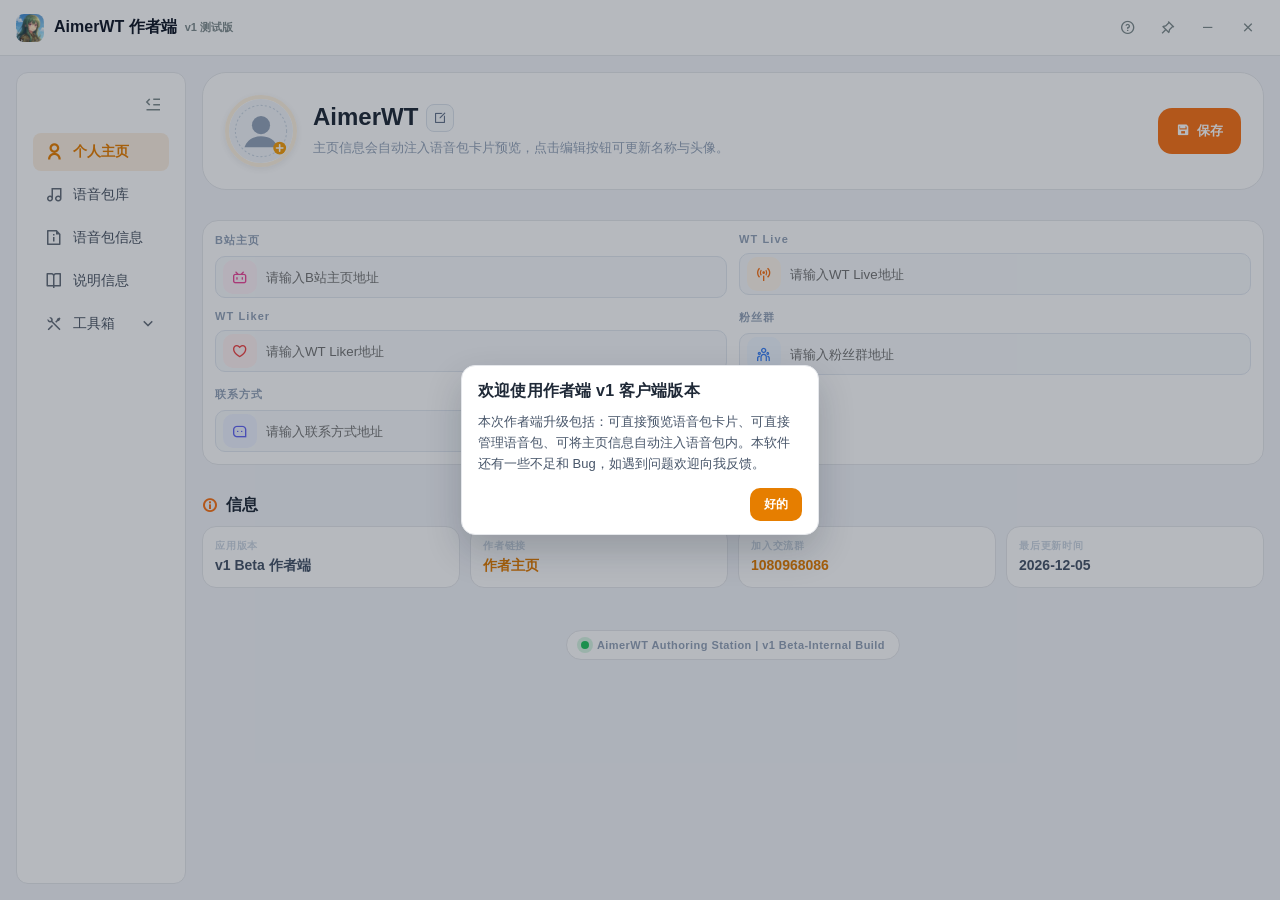
<file: 作者端v1/web/index.html>
<!DOCTYPE html>
<html lang="zh-CN">

<head>
    <meta charset="UTF-8">
    <meta name="viewport" content="width=device-width, initial-scale=1.0">
    <title>AimerWT Author MVP</title>
    <link rel="stylesheet" href="assets/remixicon/remixicon.css">
    <link rel="stylesheet" href="style.css">
    <link rel="stylesheet" href="modal_main.css">
    <link rel="stylesheet" href="guide/guide.css">
</head>

<body>
    <div class="app-shell">
        <header class="app-header pywebview-drag-region">
            <div class="header-left pywebview-drag-region">
                <img src="assets/logo.ico" class="app-logo" alt="Logo">
                <div class="app-brand-wrapper">
                    <span class="app-brand-text">AimerWT 作者端</span>
                    <span class="app-brand-subtext">v1 测试版</span>
                </div>
            </div>
            <div class="window-controls pywebview-ignore">
                <div class="win-btn pywebview-ignore" id="btn-guide-help" title="新手教程">
                    <i class="ri-question-line"></i>
                </div>
                <div class="win-btn pywebview-ignore" id="btn-pin-title" title="置顶窗口">
                    <i class="ri-pushpin-line"></i>
                </div>
                <div class="win-btn pywebview-ignore" id="btn-minimize" title="最小化">
                    <i class="ri-subtract-line"></i>
                </div>
                <div class="win-btn close-btn pywebview-ignore" id="btn-close" title="关闭">
                    <i class="ri-close-line"></i>
                </div>
            </div>
        </header>

        <div class="app-body">
            <aside class="app-side" id="sidebar">
                <div class="sidebar-toggle" id="sidebar-toggle" title="折叠导航栏">
                    <i class="ri-menu-fold-line"></i>
                </div>
                <div class="side-section">
                    <div class="side-item active" data-page="home">
                        <i class="ri-user-line"></i>
                        <span>个人主页</span>
                    </div>
                    <div class="side-item" data-page="voicepack">
                        <i class="ri-music-2-line"></i>
                        <span>语音包库</span>
                    </div>
                    <div class="side-item" data-page="voiceinfo">
                        <i class="ri-file-info-line"></i>
                        <span>语音包信息</span>
                    </div>
                    <div class="side-item" data-page="settings">
                        <i class="ri-book-open-line"></i>
                        <span>说明信息</span>
                    </div>
                    <div class="side-dropdown" data-subpages="toolbox">
                        <div class="side-item side-dropdown-toggle">
                            <i class="ri-tools-line"></i>
                            <span>工具箱</span>
                            <i class="ri-arrow-down-s-line side-dropdown-arrow"></i>
                        </div>
                        <div class="side-submenu">
                            <div class="side-sub-item" data-page="toolbox" data-toolbox-option="img-to-webp">图片转WebP
                            </div>
                        </div>
                    </div>
                </div>
            </aside>

            <main class="app-main">
                <div class="page-container">
                    <div class="page active" id="page-home">
                        <section class="home-hero card-like">
                            <div class="home-profile-left">
                                <img id="home-avatar" class="home-avatar" src="assets/avatar_placeholder.svg"
                                    alt="Avatar">
                                <div>
                                    <div class="home-id-row">
                                        <h1 id="home-name" class="home-name">AimerWT</h1>
                                        <button class="brand-edit-btn pywebview-ignore" id="btn-profile-edit"
                                            type="button" title="编辑主页资料">
                                            <i class="ri-edit-box-line"></i>
                                        </button>
                                    </div>
                                    <p id="home-desc" class="home-desc">主页信息会自动注入语音包卡片预览，点击编辑按钮可更新名称与头像。</p>
                                </div>
                            </div>
                            <button class="home-save-btn" id="home-save-btn" type="button">
                                <i class="ri-save-3-line"></i>
                                <span>保存</span>
                            </button>
                        </section>

                        <section class="home-links" id="home-links-grid"></section>

                        <section class="home-info-wrap">
                            <h2 class="home-section-title">
                                <i class="ri-information-line"></i>
                                信息
                            </h2>
                            <div class="home-runtime-grid">
                                <div class="home-runtime-card">
                                    <div class="home-runtime-label">应用版本</div>
                                    <div class="home-runtime-value" id="info-version">-</div>
                                </div>
                                <div class="home-runtime-card">
                                    <div class="home-runtime-label">作者链接</div>
                                    <div class="home-runtime-value" id="info-author-link">-</div>
                                </div>
                                <div class="home-runtime-card">
                                    <div class="home-runtime-label">加入交流群</div>
                                    <div class="home-runtime-value" id="info-fans-link">-</div>
                                </div>
                                <div class="home-runtime-card">
                                    <div class="home-runtime-label">最后更新时间</div>
                                    <div class="home-runtime-value" id="info-updated">-</div>
                                </div>
                            </div>
                        </section>

                        <footer class="home-footer">
                            <div class="home-footer-pill">
                                <span class="home-online-dot"></span>
                                <span>AimerWT Authoring Station | v1 Beta-Internal Build</span>
                            </div>
                        </footer>
                    </div>

                    <div class="page" id="page-voicepack">
                        <div class="voicepack-layout">
                            <section class="voicepack-main card-like">
                                <div class="voicepack-toolbar">
                                    <div class="voicepack-search">
                                        <i class="ri-search-line"></i>
                                        <input id="voicepack-search-input" type="text" placeholder="搜索语音包文件夹...">
                                    </div>
                                    <div class="voicepack-toolbar-actions">
                                        <button class="btn-v2 icon-only" type="button" id="btn-voicepack-refresh"
                                            title="刷新">
                                            <i class="ri-refresh-line"></i>
                                        </button>
                                        <button class="btn-v2" type="button" id="btn-voicepack-open-library">
                                            <i class="ri-folder-open-line"></i>
                                            <span>打开目录</span>
                                        </button>
                                        <button class="btn-v2" type="button" id="btn-voicepack-stats">
                                            <i class="ri-bar-chart-box-line"></i>
                                            <span id="voicepack-pack-count">统计：0 个语音包</span>
                                        </button>
                                        <button class="btn-v2 primary" type="button" id="btn-voicepack-create">
                                            <i class="ri-folder-add-line"></i>
                                            <span>新建语音包文件夹</span>
                                        </button>
                                        <button class="btn-v2" type="button" id="btn-voicepack-import-bank">
                                            <i class="ri-file-zip-line"></i>
                                            <span>导入 BANK 包</span>
                                        </button>
                                    </div>
                                </div>
                                <input id="voicepack-bank-file-input" type="file" accept=".bank,.zip" hidden>
                                <div class="voicepack-list-wrap">
                                    <div class="voicepack-list" id="voicepack-list"></div>
                                </div>
                            </section>
                        </div>
                    </div>

                    <div class="page" id="page-voiceinfo">
                        <div class="voiceinfo-workbench preview-collapsed" id="voiceinfo-workbench">
                            <section class="voiceinfo-editor card-like">
                                <div class="voiceinfo-editor-header">
                                    <div class="voiceinfo-editor-title-row">
                                        <h2><i class="ri-edit-2-line"></i> 语音包信息编辑</h2>
                                        <div class="voiceinfo-editor-head-actions">
                                            <button class="btn-v2 primary" type="button" id="btn-use-profile-defaults">
                                                <i class="ri-user-settings-line"></i>
                                                <span>应用默认信息</span>
                                            </button>
                                            <button class="btn-v2 primary" type="button" id="btn-save-voicepack-info">
                                                <i class="ri-save-3-line"></i>
                                                <span>保存到语音包配置</span>
                                            </button>
                                            <button class="btn-v2" type="button" id="btn-export-voicepack-bank">
                                                <i class="ri-file-zip-line"></i>
                                                <span>导出 BANK 包</span>
                                            </button>
                                        </div>
                                    </div>
                                    <div class="voiceinfo-current-pack" id="voiceinfo-current-pack">当前编辑语音包：未关联（仅本地预览）
                                    </div>
                                </div>

                                <div class="voiceinfo-editor-scroll">
                                    <div class="voiceinfo-form-grid">
                                        <label class="voiceinfo-field">
                                            <span>标题</span>
                                            <input id="mod-title" data-mod-field="title" type="text"
                                                class="voiceinfo-input" placeholder="例如: 莉可丽丝测试">
                                        </label>
                                        <label class="voiceinfo-field">
                                            <span>作者（留空=主页昵称）</span>
                                            <input id="mod-author" data-mod-field="author" type="text"
                                                class="voiceinfo-input" placeholder="例如: 锦木千束">
                                        </label>
                                        <label class="voiceinfo-field">
                                            <span>版本</span>
                                            <input id="mod-version" data-mod-field="version" type="text"
                                                class="voiceinfo-input" placeholder="例如: 2.53">
                                        </label>
                                        <label class="voiceinfo-field">
                                            <span>更新时间</span>
                                            <input id="mod-date" data-mod-field="date" type="date"
                                                class="voiceinfo-input">
                                        </label>
                                        <label class="voiceinfo-field">
                                            <span>包体大小（只读）</span>
                                            <input id="mod-size" data-mod-field="size_str" type="text"
                                                class="voiceinfo-input" readonly>
                                        </label>

                                        <div class="voiceinfo-field full">
                                            <span>标签（点击选择）</span>
                                            <div class="choice-chip-wrap" id="mod-tags-choices"></div>
                                        </div>

                                        <div class="voiceinfo-field full">
                                            <div class="choice-head-row">
                                                <span>语言（最多 3 个）</span>
                                                <em id="lang-count">0 / 3</em>
                                            </div>
                                            <div class="choice-chip-wrap" id="mod-language-choices"></div>
                                        </div>

                                        <div class="voiceinfo-field full">
                                            <span>封面图上传</span>
                                            <div class="cover-upload-row">
                                                <input id="mod-cover-file" type="file"
                                                    class="voiceinfo-input cover-file-input"
                                                    accept="image/png,image/jpeg,image/webp">
                                                <button class="btn-v2" type="button" id="btn-mod-cover-clear">
                                                    <i class="ri-image-line"></i>
                                                    <span>恢复默认封面</span>
                                                </button>
                                            </div>
                                            <small class="voiceinfo-hint">推荐尺寸：1000 x 1600（5:8 竖图），最低 500 x
                                                800。主软件卡片封面区域按 5:8 裁切显示。</small>
                                            <small class="voiceinfo-hint" id="mod-cover-file-name">当前：默认封面</small>
                                        </div>
                                        <label class="voiceinfo-field full">
                                            <span>作者留言（卡片摘要）</span>
                                            <textarea id="mod-note" data-mod-field="note" rows="2"
                                                class="voiceinfo-textarea" placeholder="卡片中显示的简短描述"></textarea>
                                        </label>
                                        <label class="voiceinfo-field full">
                                            <span>详细介绍（详情页）</span>
                                            <textarea id="mod-full-desc" data-mod-field="full_desc" rows="6"
                                                class="voiceinfo-textarea" placeholder="详情页中的完整介绍"></textarea>
                                        </label>

                                        <div class="voiceinfo-field full">
                                            <div class="choice-head-row">
                                                <span>版本说明（可多条）</span>
                                                <button class="chip-action-btn" id="btn-add-version-note" type="button">
                                                    <i class="ri-add-line"></i>
                                                    <span>添加版本</span>
                                                </button>
                                            </div>
                                            <div class="version-note-editor-list" id="mod-version-note-list"></div>
                                        </div>

                                        <div class="voiceinfo-field full" id="main-preview-audio-section">
                                            <div class="choice-head-row">
                                                <span>试听模式</span>
                                                <button class="choice-chip" id="btn-main-preview-mode"
                                                    type="button"></button>
                                            </div>
                                            <div class="preview-audio-hint" id="main-preview-mode-hint"></div>
                                            <div id="main-preview-audio-manual-fields">
                                                <div class="choice-head-row">
                                                    <span>试听文件（最多 3 个）</span>
                                                    <button class="chip-action-btn" id="btn-add-main-preview-audio"
                                                        type="button">
                                                        <i class="ri-add-line"></i>
                                                        <span>添加试听</span>
                                                    </button>
                                                </div>
                                                <div class="preview-audio-list" id="mod-main-preview-audio-list"></div>
                                            </div>
                                        </div>

                                        <div class="voiceinfo-field full">
                                            <div class="choice-head-row">
                                                <span>关联语音包（最多 2 个）</span>
                                                <button class="chip-action-btn" id="btn-add-related-pack" type="button">
                                                    <i class="ri-add-line"></i>
                                                    <span>添加关联语音包</span>
                                                </button>
                                            </div>
                                            <div class="related-pack-list" id="mod-related-pack-list"></div>
                                        </div>
                                    </div>

                                    <div class="voiceinfo-links-block">
                                        <h3><i class="ri-links-line"></i> 页面底部链接</h3>
                                        <div class="voiceinfo-links-grid">
                                            <label class="voiceinfo-field">
                                                <span>Bilibili 链接</span>
                                                <input id="mod-link-bili" data-mod-field="link_bilibili" type="text"
                                                    class="voiceinfo-input" placeholder="留空走主页默认">
                                            </label>
                                            <label class="voiceinfo-field">
                                                <span>WT Live 链接</span>
                                                <input id="mod-link-wtlive" data-mod-field="link_wtlive" type="text"
                                                    class="voiceinfo-input" placeholder="留空走主页默认">
                                            </label>
                                            <label class="voiceinfo-field">
                                                <span>试听视频链接</span>
                                                <input id="mod-link-video" data-mod-field="link_video" type="text"
                                                    class="voiceinfo-input" placeholder="可选">
                                            </label>
                                            <label class="voiceinfo-field">
                                                <span>粉丝群链接</span>
                                                <input id="mod-link-qq" data-mod-field="link_qq_group" type="text"
                                                    class="voiceinfo-input" placeholder="留空走主页默认">
                                            </label>
                                            <label class="voiceinfo-field">
                                                <span>WT Liker 链接</span>
                                                <input id="mod-link-liker" data-mod-field="link_liker" type="text"
                                                    class="voiceinfo-input" placeholder="留空走主页默认">
                                            </label>
                                            <label class="voiceinfo-field">
                                                <span>反馈链接</span>
                                                <input id="mod-link-feedback" data-mod-field="link_feedback" type="text"
                                                    class="voiceinfo-input" placeholder="留空走主页默认">
                                            </label>
                                        </div>
                                    </div>
                                </div>
                            </section>

                            <section class="voiceinfo-preview-pane card-like">
                                <div class="toolbar-v2 compact">
                                    <div class="toolbar-v2-content">
                                        <div class="toolbar-v2-left"></div>
                                        <div class="toolbar-v2-right">
                                            <button class="btn-v2 icon-only" type="button"
                                                id="btn-voiceinfo-preview-toggle" title="展开预览">
                                                <i class="ri-arrow-left-s-line" id="icon-voiceinfo-preview-toggle"></i>
                                            </button>
                                            <button class="btn-v2 icon-only" type="button" id="btn-voiceinfo-refresh"
                                                title="刷新">
                                                <i class="ri-refresh-line"></i>
                                            </button>
                                        </div>
                                    </div>
                                </div>
                                <div class="lib-scroll-area single-column" id="voiceinfo-list"></div>
                            </section>
                        </div>
                    </div>

                    <div class="page" id="page-settings">
                        <section class="setting-card card-like settings-guide-card">
                            <h2><i class="ri-book-open-line"></i> 作者端说明与使用指南</h2>
                            <div class="settings-intro-banner">
                                <i class="ri-information-line"></i>
                                <p>这是作者端的第一个版本，为了方便作者们适配语音包而编写，但可能存在BUG，遇到BUG和有建议都可以直接向我反馈，未来UI和布局也都可能会有进一步的更改。</p>
                            </div>
                            <div class="settings-guide-list">
                                <article class="settings-guide-item">
                                    <h4>1. 语音包管理</h4>
                                    <p>在“语音包库”中可创建、重命名、删除语音包目录，并快速打开语音包库路径。</p>
                                </article>
                                <article class="settings-guide-item">
                                    <h4>2. 信息编辑</h4>
                                    <p>在“语音包信息”中填写名称、作者、版本、标签、链接、作者留言与版本说明等内容。</p>
                                </article>
                                <article class="settings-guide-item">
                                    <h4>3. 试听与关联</h4>
                                    <p>主语音包与关联语音包都支持试听音频与封面图，发布前请确认链接可访问、素材可播放。</p>
                                </article>
                                <article class="settings-guide-item">
                                    <h4>4. 导入与导出</h4>
                                    <p>支持导入 <code>.bank/.zip</code>，也可将当前语音包导出为标准化命名的 <code>.bank</code> 文件。</p>
                                </article>
                                <article class="settings-guide-item">
                                    <h4>5. 数据存储</h4>
                                    <p>语音包元数据写入 <code>info.json</code>，预览媒体文件写入语音包目录中的 <code>_preview_assets</code>。</p>
                                </article>
                            </div>
                        </section>
                    </div>

                    <div class="page" id="page-toolbox">
                        <div class="toolbox-layout">
                            <!-- 左侧：设置面板 -->
                            <section class="toolbox-settings-pane card-like">
                                <div class="toolbox-section">
                                    <div class="toolbox-section-label">
                                        <i class="ri-file-image-line"></i>
                                        <span>选择图片文件</span>
                                    </div>
                                    <div class="toolbox-dropzone" id="toolbox-dropzone">
                                        <div class="dropzone-icon-wrap">
                                            <i class="ri-image-add-line"></i>
                                        </div>
                                        <p>拖拽图片到这里，或点击选择文件</p>
                                        <small>支持 PNG · JPG · BMP · GIF · TIFF · WebP</small>
                                        <button class="btn-v2 primary" type="button" id="btn-toolbox-select-files">
                                            <i class="ri-folder-open-line"></i>
                                            <span>浏览文件</span>
                                        </button>
                                    </div>
                                    <input id="toolbox-file-input" type="file"
                                        accept="image/png,image/jpeg,image/bmp,image/gif,image/tiff,image/webp" multiple
                                        hidden>
                                </div>

                                <div class="toolbox-section">
                                    <div class="toolbox-section-label">
                                        <i class="ri-contrast-drop-2-line"></i>
                                        <span>输出质量</span>
                                        <span class="toolbox-quality-badge" id="toolbox-quality-badge">85</span>
                                    </div>
                                    <div class="toolbox-quality-row">
                                        <span class="toolbox-quality-tip">压缩</span>
                                        <input type="range" id="toolbox-quality-slider" min="1" max="100" step="1"
                                            value="85" class="toolbox-slider">
                                        <span class="toolbox-quality-tip">高清</span>
                                    </div>
                                    <label class="toolbox-checkbox-row">
                                        <input type="checkbox" id="toolbox-lossless" class="toolbox-checkbox">
                                        <span>无损压缩（忽略质量滑块，文件较大）</span>
                                    </label>
                                </div>

                                <div class="toolbox-section">
                                    <div class="toolbox-section-label">
                                        <i class="ri-save-2-line"></i>
                                        <span>保存位置</span>
                                    </div>
                                    <div class="toolbox-save-modes">
                                        <label class="toolbox-radio-card">
                                            <input type="radio" name="toolbox-save-mode" value="beside" checked
                                                class="toolbox-radio">
                                            <div class="toolbox-radio-inner">
                                                <i class="ri-file-copy-2-line"></i>
                                                <div>
                                                    <b>同目录输出</b>
                                                    <small>WebP 保存在原图同文件夹，原图保留</small>
                                                </div>
                                            </div>
                                        </label>
                                        <label class="toolbox-radio-card">
                                            <input type="radio" name="toolbox-save-mode" value="replace"
                                                class="toolbox-radio">
                                            <div class="toolbox-radio-inner">
                                                <i class="ri-swap-2-line"></i>
                                                <div>
                                                    <b>替换原文件</b>
                                                    <small>转换成功后删除原始图片，不可撤销</small>
                                                </div>
                                            </div>
                                        </label>
                                        <label class="toolbox-radio-card">
                                            <input type="radio" name="toolbox-save-mode" value="folder"
                                                class="toolbox-radio">
                                            <div class="toolbox-radio-inner">
                                                <i class="ri-folder-transfer-line"></i>
                                                <div>
                                                    <b>指定输出目录</b>
                                                    <small>所有 WebP 统一保存到所选文件夹</small>
                                                </div>
                                            </div>
                                        </label>
                                    </div>
                                    <div class="toolbox-folder-row" id="toolbox-folder-row" style="display:none">
                                        <input type="text" id="toolbox-output-folder"
                                            class="voiceinfo-input toolbox-folder-input" placeholder="点击右侧按钮选择输出目录..."
                                            readonly>
                                        <button class="btn-v2" type="button" id="btn-toolbox-pick-folder">
                                            <i class="ri-folder-open-line"></i>
                                            <span>选择</span>
                                        </button>
                                    </div>
                                </div>

                                <div class="toolbox-action-row">
                                    <button class="btn-v2" type="button" id="btn-toolbox-clear-list">
                                        <i class="ri-delete-bin-2-line"></i>
                                        <span>清空列表</span>
                                    </button>
                                    <button class="btn-v2 primary toolbox-convert-btn" type="button"
                                        id="btn-toolbox-convert" disabled>
                                        <i class="ri-flashlight-line"></i>
                                        <span>开始转换</span>
                                    </button>
                                </div>
                            </section>

                            <!-- 右侧：文件队列 + 结果 -->
                            <section class="toolbox-queue-pane card-like">
                                <div class="toolbox-queue-header">
                                    <div class="toolbox-queue-title">
                                        <i class="ri-list-check-3"></i>
                                        <span>文件队列</span>
                                        <span class="toolbox-file-count" id="toolbox-file-count">0 个文件</span>
                                    </div>
                                    <div class="toolbox-queue-status" id="toolbox-queue-status"></div>
                                </div>

                                <div class="toolbox-empty-state" id="toolbox-empty-state">
                                    <i class="ri-image-2-line"></i>
                                    <p>还没有添加图片</p>
                                    <small>从左侧拖入或点击"浏览文件"按钮选择图片</small>
                                </div>

                                <div class="toolbox-file-list" id="toolbox-file-list"></div>

                                <div class="toolbox-result-bar" id="toolbox-result-bar" style="display:none">
                                    <div class="toolbox-result-stat success">
                                        <i class="ri-checkbox-circle-line"></i>
                                        <span id="toolbox-stat-success">0 成功</span>
                                    </div>
                                    <div class="toolbox-result-stat fail" id="toolbox-stat-fail-wrap"
                                        style="display:none">
                                        <i class="ri-error-warning-line"></i>
                                        <span id="toolbox-stat-fail">0 失败</span>
                                    </div>
                                    <button class="btn-v2" type="button" id="btn-toolbox-open-last-folder"
                                        style="display:none">
                                        <i class="ri-folder-open-line"></i>
                                        <span>打开输出目录</span>
                                    </button>
                                </div>
                            </section>
                        </div>
                    </div>
                </div>
            </main>
        </div>
    </div>

    <div class="modal-overlay" id="profile-modal">
        <div class="modal-content profile-modal">
            <div class="profile-modal-header">
                <h3><i class="ri-user-settings-line"></i> 编辑主页资料</h3>
                <button class="mod-preview-close-btn" type="button" id="btn-profile-close" title="关闭">
                    <i class="ri-close-line"></i>
                </button>
            </div>
            <div class="profile-modal-body">
                <label class="voiceinfo-field">
                    <span>昵称</span>
                    <input id="profile-modal-name" type="text" class="voiceinfo-input" placeholder="AimerWT">
                </label>
                <label class="voiceinfo-field">
                    <span>上传本地头像</span>
                    <input id="profile-modal-avatar-file" type="file" class="voiceinfo-input" accept="image/*">
                </label>
                <div class="profile-preview-box">
                    <img id="profile-modal-preview-avatar" class="clickable" src="assets/avatar_placeholder.svg"
                        alt="avatar" title="点击编辑头像裁剪">
                    <span id="profile-modal-preview-name">AimerWT</span>
                </div>
            </div>
            <div class="profile-modal-footer">
                <button class="btn secondary" type="button" id="btn-profile-cancel">取消</button>
                <button class="btn primary" type="button" id="btn-profile-save">保存</button>
            </div>
        </div>
    </div>

    <div class="modal-overlay" id="profile-crop-modal">
        <div class="modal-content profile-crop-modal">
            <div class="profile-modal-header">
                <h3><i class="ri-crop-line"></i> 调整头像</h3>
                <button class="mod-preview-close-btn" type="button" id="btn-profile-crop-close" title="关闭">
                    <i class="ri-close-line"></i>
                </button>
            </div>
            <div class="profile-modal-body">
                <div class="profile-crop-panel">
                    <div class="profile-crop-canvas-wrap">
                        <canvas id="profile-crop-canvas" width="240" height="240"></canvas>
                    </div>
                    <label class="voiceinfo-field">
                        <span>缩放</span>
                        <input id="profile-crop-zoom" type="range" min="100" max="300" step="1" value="100">
                    </label>
                    <label class="voiceinfo-field">
                        <span>水平位置</span>
                        <input id="profile-crop-x" type="range" min="-100" max="100" step="1" value="0">
                    </label>
                    <label class="voiceinfo-field">
                        <span>垂直位置</span>
                        <input id="profile-crop-y" type="range" min="-100" max="100" step="1" value="0">
                    </label>
                </div>
            </div>
            <div class="profile-modal-footer">
                <button class="btn secondary" type="button" id="btn-profile-crop-cancel">取消</button>
                <button class="btn primary" type="button" id="btn-profile-crop-apply">应用头像</button>
            </div>
        </div>
    </div>

    <div class="modal-overlay" id="author-dialog-modal">
        <div class="modal-content author-dialog-modal">
            <div class="author-dialog-head">
                <h3 id="author-dialog-title">提示</h3>
                <button class="mod-preview-close-btn" type="button" id="author-dialog-close" title="关闭">
                    <i class="ri-close-line"></i>
                </button>
            </div>
            <div class="author-dialog-body">
                <p id="author-dialog-message"></p>
                <div class="author-dialog-options" id="author-dialog-options-wrap">
                    <div class="author-dialog-options-list" id="author-dialog-options"></div>
                </div>
                <label class="voiceinfo-field" id="author-dialog-input-wrap">
                    <span id="author-dialog-input-label">输入</span>
                    <input id="author-dialog-input" type="text" class="voiceinfo-input">
                </label>
            </div>
            <div class="author-dialog-footer">
                <button class="btn secondary" type="button" id="author-dialog-cancel">取消</button>
                <button class="btn primary" type="button" id="author-dialog-confirm">确定</button>
            </div>
        </div>
    </div>

    <script src="pages/voicepack_page.js"></script>
    <script src="pages/settings_page.js"></script>
    <script src="guide/guide.js"></script>
    <script src="script.js"></script>
</body>

</html>
</file>
<file: 作者端v1/web/style.css>
:root {
    --nav-item-hover-bg: rgba(0, 0, 0, 0.05);
    --text-sec: #6b7280;
    --text-main: #1f2937;
    --primary: #E67E00;
    --nav-item-active-bg: rgba(230, 126, 0, 0.12);
    --win-close-hover-bg: #EF4444;
    --win-close-hover-text: #FFFFFF;
}

* {
    box-sizing: border-box;
}

html,
body {
    height: 100%;
    width: 100%;
    margin: 0;
    padding: 0;
    overflow: hidden;
}

body {
    margin: 0;
    font-family: "Segoe UI", "Microsoft Yahei", sans-serif;
    background: #f3f5f9;
    color: #1f2937;
}

.app-shell {
    height: 100%;
    position: absolute;
    top: 0;
    right: 0;
    bottom: 0;
    left: 0;
    display: flex;
    flex-direction: column;
    overflow: hidden;
}

.app-header {
    height: 56px;
    padding: 0 16px;
    display: flex;
    align-items: center;
    justify-content: space-between;
    background: #ffffff;
    border-bottom: 1px solid #e5e7eb;
}

.header-left {
    display: flex;
    align-items: center;
    gap: 10px;
}

.app-logo {
    width: 28px;
    height: 28px;
}

.app-brand-wrapper {
    display: flex;
    align-items: center;
    gap: 8px;
}

.app-brand-text {
    font-weight: 700;
    font-size: 16px;
}

.app-brand-subtext {
    font-size: 11px;
    font-weight: 600;
    color: var(--text-sec);
}

.window-controls {
    display: flex;
    align-items: center;
    gap: 8px;
}

.win-btn {
    width: 32px;
    height: 32px;
    display: flex;
    align-items: center;
    justify-content: center;
    border-radius: 6px;
    color: var(--text-sec);
    cursor: pointer;
    transition: all 0.2s;
    font-size: 16px;
    pointer-events: auto;
}

.win-btn:hover {
    background-color: var(--nav-item-hover-bg);
    color: var(--text-main);
}

.win-btn.close-btn:hover {
    background-color: var(--win-close-hover-bg);
    color: var(--win-close-hover-text);
}

#btn-pin-title.active {
    color: var(--primary);
    background-color: var(--nav-item-active-bg);
}

.app-body {
    flex: 1;
    display: flex;
    gap: 16px;
    padding: 16px;
    min-height: 0;
}

.app-side {
    background: #ffffff;
    border: 1px solid #e5e7eb;
    border-radius: 12px;
    padding: 16px;
    display: flex;
    flex-direction: column;
    gap: 12px;
    transition: width 0.32s cubic-bezier(0.2, 0.8, 0.2, 1), padding 0.32s cubic-bezier(0.2, 0.8, 0.2, 1);
    width: 170px;
    flex-shrink: 0;
    overflow: hidden;
    will-change: width, padding;
}

.app-side.collapsed {
    padding: 16px 8px;
    width: 64px;
}

.sidebar-toggle {
    width: 32px;
    height: 32px;
    display: flex;
    align-items: center;
    justify-content: center;
    border-radius: 8px;
    color: var(--text-sec);
    cursor: pointer;
    transition: background-color 0.2s ease, color 0.2s ease, transform 0.25s ease;
    font-size: 18px;
    align-self: flex-end;
}

.sidebar-toggle:hover {
    background: var(--nav-item-hover-bg);
    color: var(--text-main);
}

.app-side.collapsed {
    padding: 16px 8px;
}

.app-side.collapsed .sidebar-toggle {
    align-self: center;
}

.app-side.collapsed .sidebar-toggle i {
    transform: rotate(180deg);
}

.app-side.collapsed .side-item {
    padding: 12px;
    justify-content: center;
    gap: 0;
}

.app-side.collapsed .side-item i {
    font-size: 20px;
    opacity: 1;
    margin: 0 auto;
}

.side-title {
    font-weight: 600;
    margin-bottom: 8px;
}

.side-section {
    display: flex;
    flex-direction: column;
    gap: 5px;
}

.side-item {
    padding: 10px 12px;
    border-radius: 8px;
    color: #4b5563;
    cursor: pointer;
    transition: background-color 0.22s ease, color 0.22s ease, transform 0.22s ease, padding 0.32s cubic-bezier(0.2, 0.8, 0.2, 1);
    user-select: none;
    display: flex;
    align-items: center;
    gap: 10px;
    font-size: 14px;
}

.side-item i {
    font-size: 18px;
    line-height: 1;
    opacity: 0.85;
    transition: opacity 0.25s ease;
}

.side-item span {
    display: inline-block;
    white-space: nowrap;
    overflow: hidden;
    max-width: 120px;
    opacity: 1;
    transform: translateX(0);
    transition: max-width 0.28s ease, opacity 0.2s ease, transform 0.2s ease;
}

.app-side:not(.collapsed) .side-item span {
    transition-delay: 0.06s;
}

.app-side.collapsed .side-item span {
    max-width: 0;
    opacity: 0;
    transform: translateX(-6px);
    transition-delay: 0s;
}

.side-item:hover {
    background: var(--nav-item-hover-bg);
    color: var(--text-main);
    transform: translateX(4px);
}

.app-side.collapsed .side-item:hover,
.app-side.collapsed .side-item:active {
    transform: none;
}

.side-item:hover i {
    opacity: 1;
}

.side-item:active {
    transform: translateX(4px) scale(0.98);
}

.side-item.active {
    background: var(--nav-item-active-bg);
    color: var(--primary);
    font-weight: 600;
}

.side-item.active i {
    opacity: 1;
}

.side-dropdown {
    display: flex;
    flex-direction: column;
    gap: 4px;
}

.side-dropdown .side-item {
    position: relative;
}

.side-dropdown-arrow {
    margin-left: auto;
    font-size: 16px;
    transition: transform 0.2s ease;
}

.side-dropdown.open .side-dropdown-arrow {
    transform: rotate(180deg);
}

.side-submenu {
    display: none;
    flex-direction: column;
    gap: 4px;
    padding-left: 28px;
}

.side-dropdown.open .side-submenu {
    display: flex;
}

.side-sub-item {
    padding: 8px 10px;
    border-radius: 8px;
    color: #4b5563;
    font-size: 13px;
    cursor: pointer;
    user-select: none;
    transition: background-color 0.2s ease, color 0.2s ease;
}

.side-sub-item:hover {
    background: var(--nav-item-hover-bg);
    color: var(--text-main);
}

.side-sub-item.active {
    background: var(--nav-item-active-bg);
    color: var(--primary);
    font-weight: 700;
}

.side-dropdown.active>.side-item {
    background: var(--nav-item-active-bg);
    color: var(--primary);
    font-weight: 600;
}

.app-side.collapsed .side-dropdown-arrow,
.app-side.collapsed .side-submenu {
    display: none;
}

.side-note {
    font-size: 12px;
    color: #6b7280;
}

.app-main {
    display: flex;
    flex-direction: column;
    overflow: hidden;
    flex: 1;
    min-height: 0;
    min-width: 0;
}

.app-side.is-animating .side-item {
    pointer-events: none;
}

@media (prefers-reduced-motion: reduce) {

    .app-side,
    .side-item,
    .side-item span,
    .sidebar-toggle {
        transition: none !important;
    }
}

.page-container {
    position: relative;
    flex: 1;
    overflow: hidden;
    min-height: 0;
}

.page {
    position: absolute;
    top: 0;
    left: 0;
    right: 0;
    bottom: 0;
    display: flex;
    flex-direction: column;
    gap: 16px;
    opacity: 0;
    visibility: hidden;
    transform: translateX(20px);
    transition: all 0.3s cubic-bezier(0.4, 0, 0.2, 1);
    overflow: hidden;
    padding-right: 0;
}

.page.active {
    opacity: 1;
    visibility: visible;
    transform: translateX(0);
}

.empty-card {
    flex: 1;
    display: flex;
    align-items: center;
    justify-content: center;
    min-height: 200px;
}

.empty-state {
    display: flex;
    flex-direction: column;
    align-items: center;
    gap: 12px;
    color: #9ca3af;
}

.empty-state i {
    font-size: 48px;
    opacity: 0.5;
}

.empty-text {
    font-size: 14px;
}

.card {
    background: #ffffff;
    border: 1px solid #e5e7eb;
    border-radius: 12px;
    padding: 16px;
}

.card-title {
    font-weight: 600;
    margin-bottom: 8px;
}

.card-desc {
    color: #6b7280;
}

.info-grid {
    display: grid;
    grid-template-columns: repeat(2, minmax(0, 1fr));
    gap: 12px;
}

.info-item {
    padding: 12px;
    border-radius: 10px;
    background: #f8fafc;
    border: 1px solid #e5e7eb;
}

.info-label {
    font-size: 12px;
    color: #6b7280;
}

.info-value {
    font-weight: 600;
    margin-top: 6px;
}

.placeholder {
    display: flex;
    flex-direction: column;
    gap: 10px;
}

.placeholder-line {
    height: 12px;
    background: #e5e7eb;
    border-radius: 999px;
}

.placeholder-line.short {
    width: 60%;
}


.card-like {
    background: #ffffff;
    border: 1px solid #e5e7eb;
    border-radius: 24px;
}

.home-hero {
    display: flex;
    align-items: center;
    justify-content: space-between;
    gap: 16px;
    padding: 22px;
}

.home-profile-left {
    display: flex;
    align-items: center;
    gap: 16px;
    min-width: 0;
}

.home-avatar {
    width: 72px;
    height: 72px;
    border-radius: 50%;
    object-fit: cover;
    border: 4px solid #fff3e0;
    box-shadow: 0 2px 8px rgba(0, 0, 0, 0.08);
    flex-shrink: 0;
}

.home-name {
    margin: 0;
    font-size: 24px;
    line-height: 1.2;
}

.home-desc {
    margin: 6px 0 0;
    color: #94a3b8;
    font-size: 13px;
    line-height: 1.6;
    max-width: 620px;
}

.home-save-btn {
    height: 46px;
    padding: 0 18px;
    border: 0;
    border-radius: 14px;
    background: #f97316;
    color: #ffffff;
    font-weight: 700;
    display: inline-flex;
    align-items: center;
    gap: 8px;
    cursor: pointer;
    transition: background-color 0.2s ease, transform 0.12s ease;
    flex-shrink: 0;
}

.home-save-btn:hover {
    background: #ea580c;
}

.home-save-btn:active {
    transform: scale(0.97);
}

.home-save-btn.saved {
    background: #22c55e;
}

.home-links {
    margin-top: 14px;
    display: grid;
    grid-template-columns: repeat(2, minmax(0, 1fr));
    gap: 12px;
}

.home-link-card {
    background: #ffffff;
    border: 1px solid #e5e7eb;
    border-radius: 16px;
    padding: 12px;
    transition: border-color 0.2s ease, box-shadow 0.2s ease, transform 0.2s ease;
}

.home-link-card.full {
    grid-column: 1 / -1;
}

.home-link-card:hover {
    border-color: #fdba74;
    box-shadow: 0 6px 16px rgba(0, 0, 0, 0.06);
    transform: translateY(-1px);
}

.home-link-head {
    display: flex;
    align-items: center;
    justify-content: space-between;
    margin-bottom: 8px;
}

.home-link-label {
    font-size: 11px;
    color: #94a3b8;
    letter-spacing: 0.1em;
    font-weight: 700;
}

.home-link-open {
    color: #cbd5e1;
    font-size: 14px;
    text-decoration: none;
}

.home-link-open:hover {
    color: #f97316;
}

.home-link-input-wrap {
    position: relative;
}

.home-link-icon {
    position: absolute;
    left: 8px;
    top: 50%;
    transform: translateY(-50%);
    width: 34px;
    height: 34px;
    border-radius: 10px;
    display: flex;
    align-items: center;
    justify-content: center;
    font-size: 16px;
}

.home-link-input {
    width: 100%;
    height: 42px;
    border: 1px solid #e2e8f0;
    background: #f8fafc;
    border-radius: 10px;
    padding: 0 12px 0 50px;
    color: #475569;
    outline: none;
    transition: border-color 0.2s ease, box-shadow 0.2s ease, background-color 0.2s ease;
}

.home-link-input:focus {
    border-color: var(--primary);
    box-shadow: 0 0 0 4px rgba(230, 126, 0, 0.15);
    background: #ffffff;
}

.home-info-wrap {
    margin-top: 14px;
}

.home-section-title {
    margin: 0 0 10px;
    font-size: 16px;
    display: flex;
    align-items: center;
    gap: 8px;
}

.home-section-title i {
    color: #f97316;
}

.home-runtime-grid {
    display: grid;
    grid-template-columns: repeat(4, minmax(0, 1fr));
    gap: 10px;
}

.home-runtime-card {
    background: #ffffff;
    border: 1px solid #e5e7eb;
    border-radius: 14px;
    padding: 12px;
}

.home-runtime-label {
    font-size: 10px;
    color: #cbd5e1;
    font-weight: 800;
    letter-spacing: 0.08em;
    text-transform: uppercase;
}

.home-runtime-value {
    margin-top: 4px;
    color: #475569;
    font-size: 14px;
    font-weight: 700;
}

.home-footer {
    margin-top: 18px;
    padding: 8px 0 0;
    text-align: center;
}

.home-footer-pill {
    display: inline-flex;
    align-items: center;
    gap: 8px;
    background: #ffffff;
    border: 1px solid #e5e7eb;
    border-radius: 999px;
    padding: 8px 14px;
    color: #94a3b8;
    font-size: 11px;
    font-weight: 700;
    letter-spacing: 0.04em;
}

.home-online-dot {
    width: 8px;
    height: 8px;
    border-radius: 50%;
    background: #22c55e;
    box-shadow: 0 0 0 4px rgba(34, 197, 94, 0.18);
}

.home-icon-bili {
    color: #ec4899;
    background: #fdf2f8;
}

.home-icon-live {
    color: #f97316;
    background: #fff7ed;
}

.home-icon-liker {
    color: #ef4444;
    background: #fef2f2;
}

.home-icon-fans {
    color: #3b82f6;
    background: #eff6ff;
}

.home-icon-contact {
    color: #6366f1;
    background: #eef2ff;
}

@media (max-width: 1000px) {
    .home-runtime-grid {
        grid-template-columns: repeat(2, minmax(0, 1fr));
    }
}

@media (max-width: 860px) {
    .home-hero {
        flex-direction: column;
        align-items: flex-start;
    }

    .home-links {
        grid-template-columns: 1fr;
    }

    .home-link-card.full {
        grid-column: auto;
    }
}

/* =========================
   Author V1 Voice Preview
   ========================= */

:root {
    --primary: #E67E00;
    --primary-hover: #CC7000;
    --bg-body: #F5F7FA;
    --bg-card: #FFFFFF;
    --text-main: #2C3E50;
    --text-sec: #7F8C8D;
    --border-color: #E2E8F0;

    --mod-card-title: #2C3E50;
    --mod-ver-bg: rgba(230, 126, 0, 0.1);
    --mod-ver-text: #E67E00;
    --mod-author-text: #7F8C8D;

    --link-bili-normal: #23ade5;
    --link-wt-normal: #2C3E50;
    --link-vid-normal: #EF4444;

    --tag-tank-bg: #DEFADB;
    --tag-tank-text: #10B981;
    --tag-air-bg: #E2E8F0;
    --tag-air-text: #475569;
    --tag-naval-bg: #E0F2FE;
    --tag-naval-text: #0EA5E9;
    --tag-radio-bg: #FFFBEB;
    --tag-radio-text: #F59E0B;
    --tag-missile-bg: #FFE4E6;
    --tag-missile-text: #F43F5E;
    --tag-music-bg: #F5F3FF;
    --tag-music-text: #8B5CF6;
    --tag-noise-bg: #F0FDFA;
    --tag-noise-text: #14B8A6;
    --tag-pilot-bg: #EEF2FF;
    --tag-pilot-text: #6366F1;
}

.home-profile-editor {
    padding: 16px;
}

.home-form-grid {
    display: grid;
    grid-template-columns: repeat(2, minmax(0, 1fr));
    gap: 12px;
}

.home-form-item {
    display: flex;
    flex-direction: column;
    gap: 8px;
    min-width: 0;
}

.home-form-item.full {
    grid-column: 1 / -1;
}

.home-form-item span {
    font-size: 12px;
    color: #64748b;
    font-weight: 600;
}

.home-form-input,
.home-form-textarea {
    width: 100%;
    border: 1px solid #e2e8f0;
    border-radius: 10px;
    background: #f8fafc;
    color: #475569;
    padding: 10px 12px;
    font-family: inherit;
    font-size: 13px;
    transition: border-color 0.2s ease, box-shadow 0.2s ease, background-color 0.2s ease;
}

.home-form-textarea {
    resize: vertical;
    min-height: 72px;
}

.home-form-input:focus,
.home-form-textarea:focus {
    outline: none;
    border-color: var(--primary);
    box-shadow: 0 0 0 4px rgba(230, 126, 0, 0.15);
    background: #ffffff;
}

.voiceinfo-workbench {
    display: grid;
    grid-template-columns: minmax(360px, 1fr) auto;
    gap: 16px;
    min-height: 100%;
    transition: gap 0.32s cubic-bezier(0.22, 1, 0.36, 1);
}

.voiceinfo-workbench.preview-collapsed .voiceinfo-preview-pane {
    opacity: 1;
    transform: translateX(0);
}

.voiceinfo-workbench.preview-collapsed .toolbar-v2 {
    border-bottom: 0;
    height: 100%;
}

.voiceinfo-workbench.preview-collapsed .toolbar-v2-content {
    flex-direction: column;
    align-items: stretch;
}

.voiceinfo-workbench.preview-collapsed .toolbar-v2-left {
    display: none;
}

.voiceinfo-workbench.preview-collapsed .toolbar-v2-right {
    justify-content: center;
    width: 100%;
    flex-direction: column;
    gap: 10px;
}

.voiceinfo-preview-pane {
    width: clamp(470px, calc(42vw + 50px), 670px);
    min-width: 64px;
    transition: width 0.36s cubic-bezier(0.22, 1, 0.36, 1), opacity 0.3s ease, transform 0.36s cubic-bezier(0.22, 1, 0.36, 1);
    overflow: hidden;
    transform-origin: right center;
}

.voiceinfo-preview-pane .toolbar-v2-right {
    display: flex;
    flex-direction: row-reverse;
    align-items: center;
    gap: 10px;
    transition: all 0.28s ease;
}

.voiceinfo-preview-pane #voiceinfo-list {
    transition: opacity 0.26s ease, transform 0.26s ease, visibility 0.26s ease;
}

.voiceinfo-workbench.preview-collapsed #voiceinfo-list {
    opacity: 0;
    visibility: hidden;
    pointer-events: none;
    transform: translateX(14px) scale(0.98);
}

.voiceinfo-workbench.preview-collapsed .voiceinfo-preview-pane {
    width: 64px;
}

.voiceinfo-workbench.preview-transitioning .voiceinfo-preview-pane {
    pointer-events: none;
}

#btn-voiceinfo-preview-toggle.active {
    color: var(--primary);
    border-color: var(--primary);
    background: rgba(230, 126, 0, 0.12);
}

#btn-voiceinfo-preview-toggle i {
    font-size: 20px;
    line-height: 1;
}

.voiceinfo-editor,
.voiceinfo-preview-pane {
    border-radius: 18px;
    border: 1px solid var(--border-color);
    background: var(--bg-card);
    overflow: hidden;
}

.voiceinfo-editor {
    display: flex;
    flex-direction: column;
}

.voiceinfo-editor-header {
    padding: 16px 16px 12px;
    border-bottom: 1px solid var(--border-color);
    background: linear-gradient(180deg, rgba(230, 126, 0, 0.08), transparent);
}

.voiceinfo-editor-title-row {
    display: flex;
    align-items: center;
    justify-content: space-between;
    gap: 12px;
    flex-wrap: wrap;
}

.voiceinfo-editor-header h2 {
    margin: 0;
    font-size: 18px;
    display: inline-flex;
    align-items: center;
    gap: 8px;
    color: var(--text-main);
}

.voiceinfo-editor-header p {
    margin: 8px 0 0;
    color: var(--text-sec);
    font-size: 12px;
    line-height: 1.6;
}

.voiceinfo-form-grid {
    display: grid;
    grid-template-columns: repeat(2, minmax(0, 1fr));
    gap: 10px;
    padding: 14px 16px;
    overflow-y: auto;
    max-height: 48vh;
}

.voiceinfo-links-grid {
    display: grid;
    grid-template-columns: repeat(2, minmax(0, 1fr));
    gap: 10px;
    padding: 0 16px 16px;
    border-top: 1px dashed var(--border-color);
}

.voiceinfo-field {
    display: flex;
    flex-direction: column;
    gap: 6px;
    min-width: 0;
}

.voiceinfo-field.full {
    grid-column: 1 / -1;
}

.voiceinfo-field span {
    font-size: 12px;
    color: #64748b;
    font-weight: 600;
}

.voiceinfo-hint {
    display: block;
    font-size: 11px;
    line-height: 1.5;
    color: #94a3b8;
}

.cover-upload-row {
    display: flex;
    align-items: center;
    gap: 10px;
}

.cover-file-input {
    flex: 1;
    min-width: 0;
}

#btn-mod-cover-clear {
    flex-shrink: 0;
}

.voiceinfo-input,
.voiceinfo-textarea {
    width: 100%;
    border: 1px solid #e2e8f0;
    border-radius: 10px;
    background: #f8fafc;
    color: #334155;
    padding: 9px 10px;
    font-family: inherit;
    font-size: 13px;
    transition: border-color 0.2s ease, box-shadow 0.2s ease, background-color 0.2s ease;
}

.voiceinfo-textarea {
    resize: vertical;
    min-height: 74px;
}

.voiceinfo-input:focus,
.voiceinfo-textarea:focus {
    outline: none;
    border-color: var(--primary);
    box-shadow: 0 0 0 4px rgba(230, 126, 0, 0.15);
    background: #ffffff;
}

.toolbar-v2 {
    background: var(--bg-card);
    border-bottom: 1px solid var(--border-color);
    padding: 12px 16px;
}

.toolbar-v2.compact {
    margin: 0;
    border-bottom: 1px solid var(--border-color);
}

.toolbar-v2-content {
    display: flex;
    justify-content: space-between;
    align-items: center;
    gap: 12px;
}

.toolbar-v2-left,
.toolbar-v2-right {
    display: flex;
    align-items: center;
    gap: 10px;
}

.btn-v2 {
    display: inline-flex;
    align-items: center;
    justify-content: center;
    gap: 8px;
    height: 36px;
    padding: 0 14px;
    border: 1px solid var(--border-color);
    border-radius: 8px;
    background: var(--bg-body);
    color: var(--text-main);
    font-size: 13px;
    font-weight: 600;
    cursor: pointer;
    transition: all 0.22s ease;
    font-family: inherit;
}

.btn-v2:hover {
    background: rgba(230, 126, 0, 0.08);
    border-color: var(--primary);
    color: var(--primary);
    transform: translateY(-1px);
}

.btn-v2:disabled {
    opacity: 0.45;
    cursor: not-allowed;
    transform: none !important;
}

.btn-v2.primary {
    background: linear-gradient(135deg, var(--primary) 0%, #ffb347 100%);
    color: #fff;
    border-color: var(--primary);
}

.btn-v2.primary:hover {
    background: linear-gradient(135deg, var(--primary-hover) 0%, #ffa726 100%);
    color: #fff;
    box-shadow: 0 6px 16px rgba(230, 126, 0, 0.3);
}

.btn-v2.icon-only {
    width: 36px;
    padding: 0;
}

.btn-v2-group {
    display: flex;
    background: var(--bg-body);
    border: 1px solid var(--border-color);
    border-radius: 8px;
    overflow: hidden;
}

.btn-v2-group .btn-v2 {
    border: none;
    border-right: 1px solid var(--border-color);
    border-radius: 0;
    background: transparent;
}

.btn-v2-group .btn-v2:last-child {
    border-right: none;
}

.search-v2 {
    position: relative;
    width: 260px;
}

.search-v2 i {
    position: absolute;
    left: 12px;
    top: 50%;
    transform: translateY(-50%);
    color: var(--text-sec);
    font-size: 14px;
}

.search-v2 input {
    width: 100%;
    height: 36px;
    border: 1px solid var(--border-color);
    border-radius: 8px;
    background: var(--bg-body);
    color: var(--text-main);
    padding: 0 12px 0 36px;
    font-size: 13px;
    font-family: inherit;
    transition: border-color 0.2s ease, box-shadow 0.2s ease;
}

.search-v2 input:focus {
    outline: none;
    border-color: var(--primary);
    box-shadow: 0 0 0 3px rgba(230, 126, 0, 0.12);
}

.lib-scroll-area {
    flex: 1;
    min-height: 0;
    overflow-y: auto;
    padding: 15px 10px 40px 10px;
    display: grid;
    grid-template-columns: repeat(2, minmax(0, 1fr));
    grid-auto-rows: 300px;
    gap: 16px;
}

.lib-scroll-area.single-column {
    grid-template-columns: 1fr;
    grid-auto-rows: 300px;
}

#page-voicepack,
#page-voiceinfo {
    display: flex;
    flex-direction: column;
    gap: 12px;
}

#page-settings {
    overflow-y: auto;
    padding-right: 6px;
}

#page-voicepack .toolbar-v2 {
    margin: 0;
}

.empty-state {
    border: 1px dashed var(--border-color);
    border-radius: 14px;
    background: rgba(255, 255, 255, 0.7);
    display: flex;
    flex-direction: column;
    align-items: center;
    justify-content: center;
    gap: 8px;
    color: var(--text-sec);
    min-height: 180px;
}

.empty-state i {
    font-size: 28px;
    opacity: 0.7;
}

.empty-state h3 {
    margin: 0;
    font-size: 15px;
    color: var(--text-main);
}

.empty-state p {
    margin: 0;
    font-size: 12px;
}

@keyframes cardEntrance {
    from {
        opacity: 0;
        transform: translateY(15px) scale(0.98);
    }

    to {
        opacity: 1;
        transform: translateY(0) scale(1);
    }
}

.mod-card {
    display: flex;
    width: 100%;
    height: 100%;
    padding: 0;
    border: 1px solid var(--border-color);
    border-radius: 12px;
    overflow: hidden;
    background: var(--bg-card);
    position: relative;
    animation: cardEntrance .4s ease-out both;
    transition: all .25s ease;
}

.mod-card:hover {
    border-color: var(--primary);
    transform: translateY(-3px);
    box-shadow: 0 12px 20px -3px rgba(0, 0, 0, .15);
}

.mod-img-area {
    width: 150px;
    height: 100%;
    flex-shrink: 0;
}

.mod-img {
    width: 100%;
    height: 100%;
    object-fit: cover;
    display: block;
}

.mod-info-area {
    flex: 1;
    min-width: 0;
    border-right: 1px dashed var(--border-color);
    padding: 16px;
    display: flex;
    flex-direction: column;
    position: relative;
}

.mod-ver {
    position: absolute;
    top: 16px;
    right: 16px;
    font-size: 12px;
    font-weight: 700;
    color: var(--mod-ver-text);
    background: var(--mod-ver-bg);
    border-radius: 4px;
    padding: 2px 6px;
}

.mod-title {
    font-size: 18px;
    font-weight: 700;
    color: var(--mod-card-title);
    white-space: nowrap;
    overflow: hidden;
    text-overflow: ellipsis;
    padding-right: 70px;
}

.mod-title-row {
    margin-bottom: 8px;
}

.mod-author-row {
    font-size: 12px;
    color: var(--mod-author-text);
    display: flex;
    align-items: center;
    gap: 5px;
    flex-wrap: wrap;
    margin-bottom: 10px;
}

.mod-author-row .sep {
    color: #d1d5db;
}

.mod-meta-row {
    display: flex;
    flex-wrap: wrap;
    gap: 4px;
    min-height: 20px;
}

.mod-update-row {
    margin: 6px 0 8px;
    font-size: 11px;
    color: #64748b;
    opacity: .72;
    display: flex;
    align-items: center;
    gap: 4px;
}

.mod-note {
    margin-top: auto;
    border-left: 3px solid var(--border-color);
    padding-left: 8px;
    color: var(--text-sec);
    font-size: 12px;
    line-height: 1.6;
    display: -webkit-box;
    -webkit-line-clamp: 3;
    line-clamp: 3;
    -webkit-box-orient: vertical;
    overflow: hidden;
}

.mod-note i {
    margin-right: 4px;
    opacity: .7;
}

.tag {
    font-size: 10px;
    font-weight: 700;
    padding: 2px 10px;
    border-radius: 100px;
    display: inline-flex;
    align-items: center;
    border: 1px solid transparent;
    white-space: nowrap;
}

.tag.tank {
    background: var(--tag-tank-bg);
    color: var(--tag-tank-text);
}

.tag.air {
    background: var(--tag-air-bg);
    color: var(--tag-air-text);
}

.tag.naval {
    background: var(--tag-naval-bg);
    color: var(--tag-naval-text);
}

.tag.radio {
    background: var(--tag-radio-bg);
    color: var(--tag-radio-text);
}

.tag.missile {
    background: var(--tag-missile-bg);
    color: var(--tag-missile-text);
}

.tag.music {
    background: var(--tag-music-bg);
    color: var(--tag-music-text);
}

.tag.noise {
    background: var(--tag-noise-bg);
    color: var(--tag-noise-text);
}

.tag.pilot {
    background: var(--tag-pilot-bg);
    color: var(--tag-pilot-text);
}

.tag.default {
    background: #f1f5f9;
    color: #64748b;
}

.lang-text {
    font-weight: 600;
    margin-left: 2px;
    transition: color .3s ease;
}

.mod-card:hover .lang-cn {
    color: #EE1C25;
}

.mod-card:hover .lang-us {
    color: #336699;
}

.mod-card:hover .lang-ru {
    color: #606E32;
}

.mod-card:hover .lang-de {
    color: #808080;
}

.mod-card:hover .lang-jp {
    color: #FF8C00;
}

.mod-card:hover .lang-fr {
    color: #A0A0A0;
}

.mod-copy-action {
    position: absolute;
    left: 12px;
    bottom: 12px;
    width: 34px;
    height: 34px;
    border-radius: 10px;
    border: 1px solid var(--border-color);
    background: var(--bg-card);
    color: var(--text-sec);
    display: flex;
    align-items: center;
    justify-content: center;
    cursor: pointer;
    opacity: 0;
    transform: translateY(6px);
    transition: all .2s ease;
}

.mod-card:hover .mod-copy-action {
    opacity: 1;
    transform: translateY(0);
}

.mod-actions-col {
    width: 60px;
    display: flex;
    flex-direction: column;
    align-items: center;
    gap: 12px;
    padding: 12px 0;
    border-left: 1px solid var(--border-color);
    background: rgba(0, 0, 0, .015);
}

.action-icon {
    width: 36px;
    height: 36px;
    border-radius: 10px;
    display: flex;
    align-items: center;
    justify-content: center;
    color: var(--text-sec);
    cursor: pointer;
    transition: all .2s ease;
}

.action-icon:hover {
    background: rgba(0, 0, 0, .06);
    transform: translateY(-2px);
}

.action-icon.video {
    color: var(--link-vid-normal);
}

.action-icon.wt {
    color: var(--link-wt-normal);
}

.action-icon.bili {
    color: var(--link-bili-normal);
}

.action-icon.disabled {
    opacity: .16;
    pointer-events: none;
    filter: grayscale(1);
}

.action-btn-del:hover {
    background: rgba(239, 68, 68, .1) !important;
    color: #ef4444 !important;
}

.action-btn-load {
    width: 42px;
    height: 42px;
    border: none;
    border-radius: 12px;
    background: rgba(0, 0, 0, .05);
    color: var(--text-sec);
    display: flex;
    align-items: center;
    justify-content: center;
    cursor: pointer;
    margin-top: auto;
    transition: all .2s ease;
}

.action-btn-load i {
    font-size: 22px;
}

.action-btn-load:hover {
    background: rgba(230, 126, 0, .15);
    color: var(--primary);
    transform: scale(1.05);
}

.btn {
    border: 1px solid transparent;
    border-radius: 10px;
    padding: 0 20px;
    height: 44px;
    font-size: 14px;
    font-weight: 600;
    cursor: pointer;
    transition: all .22s ease;
    display: inline-flex;
    align-items: center;
    justify-content: center;
    gap: 8px;
}

.btn.primary {
    background: linear-gradient(135deg, var(--primary) 0%, #ffb347 100%);
    color: #fff;
    border: none;
}

.btn.primary:hover {
    background: linear-gradient(135deg, var(--primary-hover) 0%, #ffa726 100%);
    box-shadow: 0 6px 20px rgba(230, 126, 0, .35);
}

.btn.secondary {
    background: #fff;
    border: 1px solid var(--border-color);
    color: var(--text-main);
}

.btn.secondary:hover {
    background: rgba(230, 126, 0, .1);
    color: var(--primary);
    border-color: var(--primary);
}

.modal-content.mod-preview-modal-v2 {
    width: min(1400px, 94vw);
    max-width: 94vw;
    max-height: 90vh;
    padding: 0;
    border-radius: 18px;
    overflow: hidden;
    text-align: left;
    display: flex;
    flex-direction: column;
    --mod-preview-left-col: 300px;
    --mod-preview-left-pad: 14px;
    --mod-preview-cover-size: calc(var(--mod-preview-left-col) - (var(--mod-preview-left-pad) * 2) - 8px);
}

.mod-preview-topbar {
    position: relative;
    padding: 20px 64px 14px 22px;
    border-bottom: 1px solid var(--border-color);
    background: linear-gradient(180deg, rgba(230, 126, 0, .08), transparent);
}

.mod-preview-head-main {
    display: flex;
    align-items: center;
    gap: 12px;
    min-width: 0;
}

.mod-preview-author-avatar {
    width: 56px;
    height: 56px;
    border-radius: 50%;
    border: 1px solid var(--border-color);
    background: var(--bg-card);
    object-fit: cover;
    flex-shrink: 0;
}

.mod-preview-head-text {
    min-width: 0;
}

.mod-preview-title-wrap {
    display: flex;
    align-items: center;
    gap: 10px;
}

.mod-preview-title {
    font-size: 24px;
    line-height: 1.2;
    font-weight: 800;
    color: var(--mod-card-title);
    max-width: 100%;
    word-break: break-word;
}

.mod-preview-version {
    font-size: 12px;
    color: var(--mod-ver-text);
    background: var(--mod-ver-bg);
    border-radius: 6px;
    padding: 4px 8px;
    border: 1px solid rgba(0, 0, 0, .06);
    white-space: nowrap;
}

.mod-preview-subline {
    margin-top: 6px;
    display: flex;
    flex-wrap: wrap;
    align-items: center;
    gap: 8px;
    color: var(--text-sec);
    font-size: 13px;
}

.mod-preview-subline .dot {
    width: 4px;
    height: 4px;
    border-radius: 50%;
    background: var(--border-color);
}

.mod-preview-subline .meta-item {
    display: inline-flex;
    align-items: center;
    gap: 4px;
}

.mod-preview-close-btn {
    position: absolute;
    top: 12px;
    right: 14px;
    width: 36px;
    height: 36px;
    border: 1px solid var(--border-color);
    border-radius: 10px;
    background: var(--bg-card);
    color: var(--text-sec);
    display: inline-flex;
    align-items: center;
    justify-content: center;
    cursor: pointer;
}

.mod-preview-close-btn:hover {
    color: #ef4444;
    border-color: #ef4444;
    background: rgba(239, 68, 68, .08);
}

.mod-preview-body {
    padding: 16px;
    display: grid;
    grid-template-columns: var(--mod-preview-left-col) minmax(0, 1fr);
    gap: 14px;
    overflow: hidden;
    min-height: 0;
}

.mod-preview-left {
    min-width: 0;
    background: var(--bg-body);
    border: 1px solid var(--border-color);
    border-radius: 14px;
    padding: 14px;
    display: flex;
    flex-direction: column;
    gap: 12px;
    overflow-y: auto;
}

.mod-preview-cover-box {
    aspect-ratio: 1 / 1;
    border-radius: 12px;
    border: 1px solid var(--border-color);
    overflow: hidden;
    background: var(--bg-card);
}

.mod-preview-cover {
    width: 100%;
    height: 100%;
    object-fit: cover;
    display: block;
}

.mod-preview-attrs {
    background: var(--bg-card);
    border: 1px solid var(--border-color);
    border-radius: 12px;
    padding: 10px;
}

.mod-preview-attrs h4 {
    margin: 0 0 8px 0;
    font-size: 12px;
    color: var(--text-sec);
    font-weight: 700;
}

.mod-preview-attrs .row {
    display: flex;
    justify-content: space-between;
    align-items: center;
    gap: 8px;
    font-size: 12px;
    color: var(--text-sec);
    padding: 6px 0;
}

.mod-preview-attrs .row span {
    display: inline-flex;
    align-items: center;
    gap: 4px;
}

.mod-preview-attrs .row b {
    color: var(--text-main);
    font-size: 12px;
    font-weight: 700;
}

.mod-preview-lang-sep {
    margin: 0 4px;
    opacity: .6;
}

.mod-preview-compat {
    border-radius: 12px;
    border: 1px solid #bbf7d0;
    background: #f0fdf4;
    color: #166534;
    padding: 10px;
    display: flex;
    gap: 8px;
    align-items: flex-start;
}

.mod-preview-compat i {
    font-size: 16px;
    margin-top: 2px;
}

.mod-preview-compat strong {
    display: block;
    font-size: 12px;
    margin-bottom: 2px;
}

.mod-preview-compat p {
    margin: 0;
    font-size: 12px;
    opacity: .88;
}

.mod-preview-right {
    min-width: 0;
    display: grid;
    grid-template-rows: var(--mod-preview-cover-size) minmax(0, 1fr);
    gap: 12px;
    overflow: hidden;
}

.mod-preview-top-stack {
    min-height: 0;
    display: grid;
    grid-template-rows: auto minmax(0, 1fr);
    gap: 10px;
}

.mod-preview-tags-card {
    min-height: 0;
}

.mod-preview-desc-card {
    min-height: 0;
    display: flex;
    flex-direction: column;
}

.mod-preview-card {
    border: 1px solid var(--border-color);
    border-radius: 12px;
    background: var(--bg-card);
    padding: 10px;
    min-height: 0;
}

.mod-preview-card h4 {
    margin: 0 0 8px 0;
    font-size: 12px;
    color: var(--text-sec);
    font-weight: 700;
    display: inline-flex;
    align-items: center;
    gap: 4px;
}

.mod-preview-tags-scroll {
    max-height: 96px;
    overflow-y: auto;
    display: flex;
    flex-wrap: wrap;
    gap: 6px;
}

.mod-preview-desc {
    flex: 1;
    min-height: 0;
    max-height: none;
    overflow-y: auto;
    font-size: 13px;
    line-height: 1.65;
    color: var(--text-main);
    white-space: pre-wrap;
}

.mod-preview-bottom-grid {
    min-height: 0;
    display: grid;
    grid-template-columns: 1fr 1fr;
    gap: 10px;
}

.mod-preview-bottom-grid .mod-preview-card {
    min-height: 0;
    display: flex;
    flex-direction: column;
}

.mod-preview-note-log {
    flex: 1;
    min-height: 0;
    max-height: none;
    overflow-y: auto;
    display: flex;
    flex-direction: column;
    gap: 8px;
    font-size: 12px;
    color: var(--text-main);
}

.mod-preview-note-item {
    background: var(--bg-body);
    border-radius: 8px;
    border: 1px dashed var(--border-color);
    padding: 8px;
    display: flex;
    flex-direction: column;
    gap: 6px;
}

.mod-preview-note-version {
    font-size: 11px;
    font-weight: 700;
    color: var(--mod-ver-text);
    background: var(--mod-ver-bg);
    padding: 2px 6px;
    border-radius: 6px;
    align-self: flex-start;
}

.mod-preview-note-text {
    font-family: ui-monospace, SFMono-Regular, Menlo, Consolas, monospace;
    font-size: 12px;
    color: var(--text-main);
    line-height: 1.55;
    white-space: pre-wrap;
}

.mod-preview-link-grid {
    display: grid;
    grid-template-columns: 1fr 1fr;
    gap: 8px;
}

.mod-preview-link-btn {
    border: 1px solid transparent;
    border-radius: 8px;
    height: 34px;
    padding: 0 10px;
    cursor: pointer;
    font-size: 12px;
    font-weight: 700;
    display: inline-flex;
    align-items: center;
    justify-content: center;
    gap: 6px;
    transition: transform .18s ease, box-shadow .18s ease, border-color .18s ease;
}

.mod-preview-link-btn.bili {
    background: rgba(251, 113, 133, .12);
    color: #be185d;
}

.mod-preview-link-btn.qq {
    background: rgba(59, 130, 246, .12);
    color: #1d4ed8;
}

.mod-preview-link-btn.wt {
    background: rgba(17, 24, 39, .12);
    color: var(--text-main);
}

.mod-preview-link-btn.liker {
    background: rgba(239, 68, 68, .12);
    color: #b91c1c;
}

.mod-preview-link-btn.feedback {
    grid-column: 1 / -1;
    background: transparent;
    color: var(--text-sec);
    border-color: var(--border-color);
    border-style: dashed;
}

.mod-preview-link-btn.other-works {
    grid-column: 1 / -1;
    background: rgba(59, 130, 246, .12);
    color: #1d4ed8;
    border-color: transparent;
}

.mod-preview-link-btn:hover {
    transform: translateY(-1px);
    border-color: rgba(0, 0, 0, .08);
    box-shadow: 0 6px 12px rgba(0, 0, 0, .12);
}

.mod-preview-link-btn.disabled {
    opacity: .5;
    pointer-events: none;
}

.mod-preview-empty {
    font-size: 12px;
    color: var(--text-sec);
}

.mod-preview-footer {
    border-top: 1px solid var(--border-color);
    background: var(--bg-card);
    padding: 10px 16px;
    display: flex;
    align-items: center;
    justify-content: flex-end;
    gap: 10px;
}

.mod-preview-footer-actions {
    display: flex;
    gap: 8px;
    margin-left: auto;
}

.mod-preview-footer-actions .btn {
    min-width: 114px;
}

.toast-stack {
    position: fixed;
    right: 18px;
    bottom: 20px;
    display: flex;
    flex-direction: column;
    gap: 8px;
    z-index: 11000;
}

.toast-item {
    min-width: 220px;
    max-width: 360px;
    padding: 10px 12px;
    border-radius: 10px;
    border: 1px solid #e2e8f0;
    background: #fff;
    color: #334155;
    font-size: 12px;
    box-shadow: 0 8px 20px rgba(15, 23, 42, .12);
    animation: toastIn .22s ease;
}

.toast-item.success {
    border-color: #86efac;
    background: #f0fdf4;
    color: #166534;
}

.toast-item.info {
    border-color: #bfdbfe;
    background: #eff6ff;
    color: #1e3a8a;
}

.toast-item.warn {
    border-color: #fed7aa;
    background: #fff7ed;
    color: #9a3412;
}

.toast-item.leaving {
    animation: toastOut .22s ease forwards;
}

@keyframes toastIn {
    from {
        opacity: 0;
        transform: translateY(8px);
    }

    to {
        opacity: 1;
        transform: translateY(0);
    }
}

@keyframes toastOut {
    from {
        opacity: 1;
        transform: translateY(0);
    }

    to {
        opacity: 0;
        transform: translateY(8px);
    }
}

@media (max-width: 1180px) {
    .voiceinfo-form-grid {
        max-height: none;
    }

    .search-v2 {
        width: 220px;
    }
}

@media (max-width: 980px) {
    .voiceinfo-workbench {
        grid-template-columns: 1fr;
    }

    .voiceinfo-preview-pane {
        width: 100%;
        min-width: 0;
    }

    .voiceinfo-workbench.preview-collapsed .voiceinfo-preview-pane {
        width: 100%;
    }
}

@media (max-width: 900px) {

    .home-form-grid,
    .voiceinfo-form-grid,
    .voiceinfo-links-grid {
        grid-template-columns: 1fr;
    }

    .toolbar-v2-content {
        flex-direction: column;
        align-items: stretch;
    }

    .toolbar-v2-left,
    .toolbar-v2-right {
        width: 100%;
        justify-content: flex-start;
        flex-wrap: wrap;
    }

    .search-v2 {
        width: 100%;
    }

    .lib-scroll-area {
        grid-template-columns: 1fr;
        grid-auto-rows: 300px;
    }

    .modal-content.mod-preview-modal-v2 {
        width: 96vw;
        max-width: 96vw;
    }

    .mod-preview-body {
        grid-template-columns: 1fr;
        overflow-y: auto;
    }

    .mod-preview-right {
        grid-template-rows: auto auto;
        gap: 10px;
    }

    .mod-preview-top-stack {
        grid-template-rows: auto auto;
    }

    .mod-preview-desc {
        max-height: 220px;
        flex: none;
    }

    .mod-preview-bottom-grid {
        grid-template-columns: 1fr;
    }

    .modal-content.author-works-modal {
        width: min(672px, 94vw);
        max-width: 94vw;
    }

    .author-works-header h3 {
        font-size: 22px;
    }

    .author-works-header p {
        font-size: 15px;
    }

    .author-work-card {
        min-height: 220px;
    }

    .author-work-btn {
        height: 42px;
        font-size: 16px;
    }
}

@media (max-width: 640px) {
    .cover-upload-row {
        flex-direction: column;
        align-items: stretch;
    }

    #btn-mod-cover-clear {
        width: 100%;
    }

    .mod-preview-topbar {
        padding: 16px 54px 10px 14px;
    }

    .mod-preview-author-avatar {
        width: 44px;
        height: 44px;
    }

    .mod-preview-title {
        font-size: 18px;
    }

    .mod-preview-subline {
        font-size: 12px;
    }

    .mod-preview-footer {
        flex-direction: column;
        align-items: stretch;
    }

    .mod-preview-footer-actions {
        width: 100%;
        display: grid;
        grid-template-columns: 1fr;
    }

    .mod-preview-footer-actions .btn {
        min-width: 0;
        width: 100%;
    }

    .author-work-card {
        width: 100%;
        max-width: 100%;
    }
}

/* ===== Author V1 2026-02 UI overrides ===== */
.app-logo {
    border-radius: 8px;
}

.app-brand-text {
    background: linear-gradient(90deg, #0f172a 0%, #1d4ed8 45%, #f97316 100%);
    -webkit-background-clip: text;
    background-clip: text;
    color: transparent;
}

.brand-edit-btn {
    width: 28px;
    height: 28px;
    border: 1px solid #dbe2eb;
    border-radius: 8px;
    background: #f8fafc;
    color: #64748b;
    display: inline-flex;
    align-items: center;
    justify-content: center;
    cursor: pointer;
    transition: all 0.2s ease;
}

.brand-edit-btn:hover {
    color: #f97316;
    border-color: #fdba74;
    background: #fff7ed;
}

#page-voicepack {
    min-height: 0;
}

.voicepack-layout {
    display: flex;
    min-height: 0;
    flex: 1;
}

.voicepack-main {
    flex: 1;
    width: 100%;
    display: flex;
    flex-direction: column;
    min-height: 0;
    overflow: hidden;
}

.voicepack-toolbar {
    display: flex;
    align-items: center;
    justify-content: space-between;
    gap: 12px;
    padding: 14px 16px;
    border-bottom: 1px solid #e5e7eb;
    flex-wrap: nowrap;
}

.voicepack-search {
    position: relative;
    width: min(320px, 100%);
    flex-shrink: 1;
}

.voicepack-search i {
    position: absolute;
    left: 12px;
    top: 50%;
    transform: translateY(-50%);
    color: #94a3b8;
}

.voicepack-search input {
    width: 100%;
    height: 40px;
    border: 1px solid #e2e8f0;
    border-radius: 999px;
    background: #f8fafc;
    color: #334155;
    font-size: 13px;
    padding: 0 14px 0 36px;
}

.voicepack-search input:focus {
    outline: none;
    border-color: #fdba74;
    box-shadow: 0 0 0 3px rgba(251, 146, 60, 0.12);
}

.voicepack-toolbar-actions {
    display: flex;
    align-items: center;
    gap: 8px;
    flex-wrap: nowrap;
    justify-content: flex-end;
    flex-shrink: 0;
}

.voicepack-list-wrap {
    flex: 1;
    min-height: 0;
    overflow: auto;
    padding: 14px;
}

.voicepack-list {
    display: grid;
    gap: 12px;
    grid-template-columns: 1fr;
}

.voicepack-pack-card {
    border: 1px solid #e2e8f0;
    border-radius: 14px;
    background: #ffffff;
    padding: 12px;
    display: grid;
    grid-template-columns: 64px minmax(0, 1fr) auto;
    gap: 10px;
    align-items: center;
    transition: border-color 0.2s ease, box-shadow 0.2s ease, transform 0.2s ease;
    cursor: pointer;
}

.voicepack-pack-card:hover {
    border-color: #fdba74;
    box-shadow: 0 8px 18px rgba(251, 146, 60, 0.14);
    transform: translateY(-1px);
}

.voicepack-pack-cover {
    width: 64px;
    height: 64px;
    border-radius: 10px;
    object-fit: cover;
    border: 1px solid #e2e8f0;
    background: #f1f5f9;
}

.voicepack-pack-main {
    min-width: 0;
    display: flex;
    flex-direction: column;
    gap: 6px;
}

.voicepack-pack-title-row {
    display: flex;
    align-items: baseline;
    gap: 8px;
    min-width: 0;
}

.voicepack-pack-title {
    min-width: 0;
    flex: 0 1 auto;
    font-size: 15px;
    font-weight: 700;
    color: #1f2937;
    white-space: nowrap;
    overflow: hidden;
    text-overflow: ellipsis;
}

.voicepack-pack-folder-name {
    flex: 0 1 auto;
    min-width: 0;
    font-size: 12px;
    color: #94a3b8;
    white-space: nowrap;
    overflow: hidden;
    text-overflow: ellipsis;
}

.voicepack-pack-meta {
    display: flex;
    flex-wrap: wrap;
    gap: 8px;
    font-size: 12px;
    color: #64748b;
}

.voicepack-pack-status {
    display: inline-flex;
    align-items: center;
    gap: 6px;
    font-size: 11px;
    color: #475569;
}

.voicepack-dot {
    width: 7px;
    height: 7px;
    border-radius: 50%;
    background: #22c55e;
}

.voicepack-dot.warn {
    background: #f59e0b;
}

.voicepack-pack-actions {
    display: flex;
    align-items: center;
    gap: 6px;
}

.voicepack-mini-btn {
    width: 30px;
    height: 30px;
    border: 1px solid #e2e8f0;
    border-radius: 8px;
    background: #f8fafc;
    color: #64748b;
    display: inline-flex;
    align-items: center;
    justify-content: center;
    cursor: pointer;
    transition: all 0.2s ease;
}

.voicepack-mini-btn:hover {
    border-color: #fdba74;
    color: #ea580c;
    background: #fff7ed;
}

.voicepack-mini-btn.danger:hover {
    border-color: #fca5a5;
    color: #dc2626;
    background: #fff1f2;
}

.voicepack-empty {
    border: 1px dashed #cbd5e1;
    border-radius: 14px;
    background: #f8fafc;
    min-height: 220px;
    display: flex;
    flex-direction: column;
    align-items: center;
    justify-content: center;
    gap: 8px;
    color: #94a3b8;
}

.voiceinfo-editor-head-actions {
    display: flex;
    align-items: center;
    gap: 8px;
    flex-wrap: wrap;
    justify-content: flex-end;
}

.voiceinfo-current-pack {
    margin-top: 8px;
    font-size: 12px;
    color: #64748b;
}

.voiceinfo-current-pack strong {
    color: #1f2937;
}

.voiceinfo-editor {
    min-height: 0;
}

.voiceinfo-editor-header {
    background: #ffffff;
}

.voiceinfo-editor-scroll {
    flex: 1;
    min-height: 0;
    overflow-y: auto;
    padding: 0 16px 16px;
}

.voiceinfo-form-grid {
    padding: 14px 0;
    max-height: none;
    overflow: visible;
}

.voiceinfo-links-block {
    margin-top: 8px;
    border-top: 1px dashed var(--border-color);
    padding-top: 12px;
}

.voiceinfo-links-block h3 {
    margin: 0 0 10px;
    color: #475569;
    font-size: 13px;
    display: inline-flex;
    gap: 6px;
    align-items: center;
}

.choice-head-row {
    display: flex;
    align-items: center;
    justify-content: space-between;
    gap: 8px;
}

.choice-head-row em {
    font-style: normal;
    color: #64748b;
    font-size: 12px;
    font-weight: 700;
}

.choice-chip-wrap {
    display: flex;
    flex-wrap: wrap;
    gap: 8px;
}

.choice-chip {
    border: 1px solid #dbe2eb;
    border-radius: 999px;
    height: 30px;
    padding: 0 12px;
    background: #f8fafc;
    color: #475569;
    font-size: 12px;
    font-weight: 600;
    cursor: pointer;
    transition: all 0.2s ease;
}

.choice-chip:hover {
    border-color: #fdba74;
    color: #ea580c;
    background: #fff7ed;
}

.choice-chip.active.tag-chip {
    border-color: #f59e0b;
    background: #f59e0b;
    color: #fff;
}

.choice-chip.active.lang-chip {
    border-color: #2563eb;
    background: #2563eb;
    color: #fff;
}

.choice-chip.disabled,
.choice-chip:disabled {
    opacity: 0.4;
    cursor: not-allowed;
}

.chip-action-btn {
    height: 30px;
    border: 1px solid #dbe2eb;
    border-radius: 8px;
    background: #f8fafc;
    color: #475569;
    font-size: 12px;
    font-weight: 700;
    display: inline-flex;
    align-items: center;
    justify-content: center;
    gap: 4px;
    padding: 0 10px;
    cursor: pointer;
    transition: all 0.2s ease;
}

.chip-action-btn:hover {
    border-color: #f59e0b;
    color: #c2410c;
    background: #fff7ed;
}

.chip-action-btn.danger:hover {
    border-color: #fca5a5;
    color: #dc2626;
    background: #fff1f2;
}

.version-note-editor-list {
    display: flex;
    flex-direction: column;
    gap: 10px;
}

.version-note-item {
    border: 1px solid #e2e8f0;
    border-radius: 12px;
    background: #f8fafc;
    padding: 10px;
}

.preview-audio-list,
.related-pack-list {
    display: flex;
    flex-direction: column;
    gap: 10px;
}

.preview-audio-item {
    border: 1px solid #e2e8f0;
    border-radius: 12px;
    background: #f8fafc;
    padding: 10px;
    display: grid;
    grid-template-columns: 130px minmax(0, 1fr) auto;
    gap: 8px;
    align-items: center;
}

.preview-audio-index {
    font-size: 12px;
    color: #64748b;
    font-weight: 700;
}

.preview-audio-hint {
    font-size: 11px;
    color: #94a3b8;
}

.related-pack-item {
    border: 1px solid #e2e8f0;
    border-radius: 12px;
    background: #f8fafc;
    padding: 10px;
    display: flex;
    flex-direction: column;
    gap: 10px;
}

.related-pack-head {
    display: flex;
    align-items: center;
    justify-content: space-between;
    gap: 8px;
}

.related-pack-grid {
    display: grid;
    grid-template-columns: repeat(2, minmax(0, 1fr));
    gap: 10px;
}

.related-pack-grid .voiceinfo-field.full {
    grid-column: 1 / -1;
}

.related-avatar-row {
    display: flex;
    align-items: center;
    gap: 10px;
}

.related-avatar-preview {
    width: 56px;
    height: 56px;
    border-radius: 10px;
    object-fit: cover;
    border: 1px solid #cbd5e1;
    background: #ffffff;
}

.related-pack-note {
    margin-top: 4px;
    font-size: 11px;
    color: #64748b;
}

/* 作者端说明页面顶部提示框 */
.settings-intro-banner {
    background: linear-gradient(135deg, #fff7ed 0%, #ffedd5 100%);
    border: 1px dashed rgba(230, 126, 0, 0.3);
    border-radius: 14px;
    padding: 14px 18px;
    display: flex;
    align-items: flex-start;
    gap: 12px;
    margin-bottom: 20px;
    box-shadow: 0 4px 12px rgba(230, 126, 0, 0.03);
}

.settings-intro-banner i {
    font-size: 20px;
    color: var(--primary);
    margin-top: 1px;
    flex-shrink: 0;
    animation: banner-icon-pulse 2s ease-in-out infinite;
}

.settings-intro-banner p {
    margin: 0;
    font-size: 13px;
    color: #c2410c;
    line-height: 1.6;
    font-weight: 500;
}

@keyframes banner-icon-pulse {
    0% { transform: scale(1); opacity: 1; }
    50% { transform: scale(1.1); opacity: 0.85; }
    100% { transform: scale(1); opacity: 1; }
}

.settings-guide-card {
    margin-bottom: 10px;
}

.settings-guide-list {
    display: grid;
    grid-template-columns: repeat(2, minmax(0, 1fr));
    gap: 10px;
}

.settings-guide-item {
    border: 1px solid #e2e8f0;
    border-radius: 12px;
    background: #f8fafc;
    padding: 12px;
}

.settings-guide-item h4 {
    margin: 0 0 6px;
    font-size: 13px;
    color: #334155;
}

.settings-guide-item p {
    margin: 0;
    font-size: 12px;
    line-height: 1.6;
    color: #475569;
}

.settings-guide-item code {
    background: var(--nav-item-active-bg);
    border-radius: 6px;
    padding: 1px 5px;
    font-family: ui-monospace, SFMono-Regular, Menlo, Consolas, monospace;
}

.modal-content.author-works-modal {
    width: min(960px, 94vw);
    max-width: 94vw;
    max-height: none;
    border-radius: 12px;
    overflow: hidden;
    text-align: left;
    padding: 25px;
    display: flex;
    flex-direction: column;
    background: #ffffff;
    transform: scale(0.8);
    transform-origin: center center;
}

.author-works-header {
    display: flex;
    align-items: center;
    justify-content: space-between;
    gap: 10px;
    padding: 8px 10px;
    border-bottom: 1px solid #f8fafc;
    background: #ffffff;
}

.author-works-title-wrap {
    display: flex;
    align-items: center;
    gap: 10px;
}

.author-works-icon {
    width: 52px;
    height: 52px;
    border-radius: 50%;
    background: #eff6ff;
    color: #3b82f6;
    display: inline-flex;
    align-items: center;
    justify-content: center;
    font-size: 26px;
    transform: scale(1.05);
}

.author-works-header h3 {
    margin: 0 0 0 10px;
    font-size: 30px;
    line-height: 1.3;
    color: #1e293b;
    font-weight: 700;
}

.author-works-header p {
    margin: 2px 0 0 10px;
    font-size: 20px;
    color: #64748b;
}

.author-works-header .mod-preview-close-btn {
    position: static;
    margin: 0;
    width: 32px;
    height: 32px;
    border: none;
    border-radius: 8px;
    background: transparent;
    color: #94a3b8;
}

.author-works-header .mod-preview-close-btn:hover {
    background: #f1f5f9;
    color: #475569;
    border: none;
}

.author-works-body {
    padding: 5px;
    overflow: hidden;
    background: #ffffff;
}

.author-works-grid {
    display: flex;
    flex-direction: column;
    gap: 16px;
}

.author-work-card {
    position: relative;
    width: 80%;
    max-width: 80%;
    border-radius: 12px;
    overflow: hidden;
    border: 1px solid #f1f5f9;
    background: #f8f9fa;
    min-height: 320px;
    aspect-ratio: 1 / 1;
    box-shadow: 0 1px 2px rgba(15, 23, 42, .06);
}

@media (min-width: 640px) {
    .author-works-grid {
        flex-direction: row;
        height: auto;
        justify-content: center;
    }

    .author-work-card {
        width: calc(50% - 8px);
        max-width: calc(50% - 8px);
    }
}

.author-work-cover {
    width: 100%;
    height: 100%;
    object-fit: cover;
    display: block;
}

.author-work-cover-placeholder {
    position: relative;
    display: flex;
    align-items: center;
    justify-content: center;
    background: #ffffff;
}

.author-work-no-image {
    font-size: 30px;
    font-weight: 700;
    color: rgba(203, 213, 225, .8);
    font-family: sans-serif;
    margin-bottom: 16px;
}

.author-work-no-image-deco {
    position: absolute;
    bottom: 0;
    width: 160px;
    height: 160px;
    background: rgba(20, 184, 166, .05);
    border-top: 1px solid rgba(20, 184, 166, .2);
    border-top-left-radius: 999px;
    border-top-right-radius: 999px;
}

.author-work-mask {
    position: absolute;
    inset: 0;
    background: linear-gradient(to top, #2e2e2e 0%, rgba(74, 74, 74, .7) 55%, rgba(74, 74, 74, 0) 100%);
}

.author-work-info {
    position: absolute;
    inset: 0;
    z-index: 1;
    padding: 22px;
    display: flex;
    flex-direction: column;
    justify-content: flex-end;
    color: #ffffff;
    align-items: flex-start;
    text-align: left;
    transform: scale(0.9);
    transform-origin: center;
}

.author-work-info h4 {
    margin: 0 0 6px;
    font-size: 26px;
    font-weight: 700;
    color: #ffffff;
    width: 100%;
    text-align: left;
}

.author-work-info p {
    margin: 0;
    font-size: 20px;
    line-height: 1.625;
    color: rgba(255, 255, 255, .8);
    display: -webkit-box;
    -webkit-box-orient: vertical;
    -webkit-line-clamp: 2;
    line-clamp: 2;
    overflow: hidden;
    width: 100%;
    text-align: left;
}

.author-work-actions {
    margin-top: 18px;
    display: flex;
    gap: 10px;
    width: 100%;
}

.author-work-btn {
    flex: 1;
    height: 52px;
    border-radius: 10px;
    border: 1px solid transparent;
    font-size: 20px;
    font-weight: 600;
    cursor: pointer;
    display: inline-flex;
    align-items: center;
    justify-content: center;
    gap: 6px;
    transition: background-color .2s ease, transform .2s ease, box-shadow .2s ease, opacity .2s ease;
}

.author-work-btn.dark {
    color: #ffffff;
    background: rgba(255, 255, 255, .2);
    backdrop-filter: blur(6px);
}

.author-work-btn.light {
    color: #1f2937;
    background: #ffffff;
    box-shadow: 0 1px 2px rgba(15, 23, 42, .08);
}

.author-work-btn:hover {
    transform: translateY(-1px);
    box-shadow: 0 6px 12px rgba(2, 6, 23, .18);
}

.author-work-btn.disabled {
    opacity: .55;
    pointer-events: none;
}

.author-works-empty {
    border: 1px dashed #cbd5e1;
    border-radius: 12px;
    background: #ffffff;
    color: #64748b;
    font-size: 13px;
    padding: 24px 14px;
    text-align: center;
}

.author-dialog-modal {
    width: min(460px, 92vw);
    border-radius: 14px;
    overflow: hidden;
    text-align: left;
}

.author-dialog-head {
    display: flex;
    align-items: center;
    justify-content: space-between;
    gap: 10px;
    padding: 14px 14px 10px;
    border-bottom: 1px solid #e2e8f0;
}

.author-dialog-head h3 {
    margin: 0;
    font-size: 16px;
    color: #334155;
}

.author-dialog-head .mod-preview-close-btn {
    position: static;
    margin: 0;
}

.author-dialog-body {
    padding: 14px;
    display: flex;
    flex-direction: column;
    gap: 10px;
}

.author-dialog-body p {
    margin: 0;
    font-size: 13px;
    line-height: 1.6;
    color: #475569;
    white-space: pre-wrap;
}

.author-dialog-options {
    display: none;
}

.author-dialog-options-list {
    display: grid;
    grid-template-columns: repeat(2, minmax(0, 1fr));
    gap: 10px;
}

.author-dialog-option {
    display: flex;
    align-items: flex-start;
    gap: 10px;
    padding: 12px 14px;
    border: 1px solid #e2e8f0;
    border-radius: 12px;
    background: #f8fafc;
    cursor: pointer;
    transition: border-color 0.2s ease, background 0.2s ease, box-shadow 0.2s ease;
}

.author-dialog-option:hover {
    border-color: #fdba74;
    background: #fff7ed;
}

.author-dialog-option input {
    margin-top: 3px;
    accent-color: #f97316;
}

.author-dialog-option-text {
    display: flex;
    flex-direction: column;
    gap: 4px;
    min-width: 0;
}

.author-dialog-option-title {
    display: block;
    font-size: 14px;
    font-weight: 700;
    color: #1f2937;
}

.author-dialog-option-desc {
    font-size: 12px;
    line-height: 1.5;
    color: #64748b;
}

.author-dialog-option.compact {
    align-items: center;
    padding: 10px 12px;
}

.author-dialog-option.compact .author-dialog-option-text {
    gap: 0;
}

.author-dialog-option.compact .author-dialog-option-desc {
    display: none;
}

@media (max-width: 720px) {
    .author-dialog-options-list {
        grid-template-columns: 1fr;
    }

    .voicepack-pack-title-row {
        flex-direction: column;
        align-items: flex-start;
        gap: 2px;
    }
}

.author-dialog-footer {
    border-top: 1px solid #e2e8f0;
    padding: 10px 14px 14px;
    display: flex;
    justify-content: flex-end;
    gap: 8px;
}

.version-note-head {
    display: flex;
    align-items: center;
    gap: 8px;
    margin-bottom: 8px;
}

.version-note-head .version-note-version {
    flex: 1;
}

#voiceinfo-list.lib-scroll-area.single-column {
    grid-template-columns: 1fr;
    grid-auto-rows: auto;
    align-content: start;
}

#voiceinfo-list .mod-card {
    width: 100%;
    height: auto;
    aspect-ratio: 2.12 / 1;
}

.profile-modal {
    width: min(460px, 92vw);
    min-height: auto;
    max-height: calc(100vh - 36px);
    border-radius: 14px;
    padding: 0;
    text-align: left;
    overflow: hidden;
    position: relative;
}

.profile-modal-header {
    display: flex;
    align-items: center;
    justify-content: space-between;
    gap: 12px;
    padding: 14px 14px 10px;
    border-bottom: 1px solid #e2e8f0;
}

.profile-modal-header .mod-preview-close-btn {
    position: static;
    margin: 0;
}

.profile-modal-header h3 {
    margin: 0;
    font-size: 16px;
    color: #334155;
    display: inline-flex;
    align-items: center;
    gap: 6px;
}

.profile-modal-body {
    padding: 14px;
    display: flex;
    flex-direction: column;
    gap: 10px;
    overflow: auto;
}

.profile-preview-box {
    border: 1px solid #e2e8f0;
    border-radius: 12px;
    background: #f8fafc;
    padding: 12px;
    display: flex;
    align-items: center;
    gap: 10px;
}

.profile-preview-box img {
    width: 44px;
    height: 44px;
    border-radius: 10px;
    object-fit: cover;
    border: 2px solid #fff;
}

.profile-preview-box img.clickable {
    cursor: pointer;
    transition: transform 0.2s ease, box-shadow 0.2s ease;
}

.profile-preview-box img.clickable:hover {
    transform: scale(1.04);
    box-shadow: 0 0 0 3px rgba(245, 158, 11, 0.2);
}

.profile-crop-modal {
    width: min(420px, 92vw);
    min-height: auto;
    max-height: calc(100vh - 36px);
    border-radius: 14px;
    padding: 0;
    text-align: left;
    overflow: hidden;
}

.profile-preview-box span {
    font-weight: 700;
    color: #334155;
}

.profile-modal-footer {
    display: flex;
    justify-content: flex-end;
    gap: 8px;
    padding: 10px 14px 14px;
    border-top: 1px solid #e2e8f0;
}

.setting-card {
    border-radius: 20px;
    border: 1px solid #e2e8f0;
    background: #ffffff;
    padding: 18px;
}

.setting-card h2 {
    margin: 0;
    font-size: 18px;
    color: #334155;
    display: inline-flex;
    align-items: center;
    gap: 8px;
}

.setting-card p {
    margin: 8px 0 14px;
    color: #64748b;
    font-size: 13px;
}

.home-runtime-link {
    color: var(--primary);
    text-decoration: none;
    font-weight: 600;
}

.home-runtime-link:hover {
    text-decoration: underline;
}

.setting-grid {
    display: grid;
    grid-template-columns: repeat(2, minmax(0, 1fr));
    gap: 10px;
}

.setting-item {
    border: 1px solid #e2e8f0;
    border-radius: 12px;
    background: #f8fafc;
    padding: 12px;
    display: flex;
    flex-direction: column;
    gap: 4px;
}

.setting-item span {
    font-size: 13px;
    font-weight: 700;
    color: #334155;
}

.setting-item small {
    color: #64748b;
    font-size: 12px;
    line-height: 1.5;
}

.setting-path-item code {
    font-size: 12px;
    color: #334155;
    word-break: break-all;
    font-family: ui-monospace, SFMono-Regular, Menlo, Consolas, monospace;
    background: #eef2ff;
    border-radius: 8px;
    padding: 4px 6px;
}

/* ===== 工具箱页面 ===== */
.toolbox-layout {
    display: grid;
    grid-template-columns: 380px 1fr;
    gap: 14px;
    height: 100%;
    min-height: 0;
}

.toolbox-settings-pane,
.toolbox-queue-pane {
    display: flex;
    flex-direction: column;
    gap: 14px;
    padding: 18px;
    overflow-y: auto;
    min-height: 0;
}

.toolbox-queue-pane {
    gap: 0;
}

/* 设置区顶部标题 */
.toolbox-settings-header {
    display: flex;
    align-items: center;
    gap: 10px;
    padding-bottom: 12px;
    border-bottom: 1px solid #f1f5f9;
}

.toolbox-settings-header i {
    font-size: 22px;
    color: var(--primary);
}

.toolbox-settings-header h2 {
    margin: 0;
    font-size: 17px;
    font-weight: 700;
    color: #1e293b;
}

/* 内部分节 */
.toolbox-section {
    display: flex;
    flex-direction: column;
    gap: 8px;
}

.toolbox-section-label {
    display: flex;
    align-items: center;
    gap: 6px;
    font-size: 12px;
    font-weight: 700;
    color: #475569;
    text-transform: uppercase;
    letter-spacing: .04em;
}

.toolbox-section-label i {
    font-size: 14px;
    color: var(--primary);
}

/* 质量徽标 */
.toolbox-quality-badge {
    margin-left: auto;
    background: var(--nav-item-active-bg);
    color: var(--primary);
    font-size: 12px;
    font-weight: 700;
    padding: 2px 8px;
    border-radius: 20px;
    min-width: 36px;
    text-align: center;
}

/* 拖拽区 */
.toolbox-dropzone {
    border: 2px dashed #cbd5e1;
    border-radius: 16px;
    background: linear-gradient(180deg, #f8fafc 0%, #f1f5f9 100%);
    padding: 26px 16px;
    display: flex;
    flex-direction: column;
    align-items: center;
    gap: 8px;
    text-align: center;
    cursor: pointer;
    position: relative;
    overflow: hidden;
    transition: all 0.3s cubic-bezier(0.4, 0, 0.2, 1);
}

.toolbox-dropzone::before {
    content: '';
    position: absolute;
    top: 0;
    left: 0;
    right: 0;
    bottom: 0;
    background: linear-gradient(135deg, rgba(230, 126, 0, 0.03) 0%, rgba(249, 115, 22, 0.03) 100%);
    opacity: 0;
    transition: opacity 0.3s ease;
    pointer-events: none;
}

.toolbox-dropzone:hover,
.toolbox-dropzone.drag-over {
    border-color: var(--primary);
    background: #ffffff;
    box-shadow: 0 12px 30px rgba(230, 126, 0, 0.08), 0 4px 12px rgba(230, 126, 0, 0.03);
    transform: translateY(-2px);
}

.toolbox-dropzone:hover::before,
.toolbox-dropzone.drag-over::before {
    opacity: 1;
}

.toolbox-dropzone.drag-over {
    background: #fffdfa;
    border-color: #e67e00;
    border-style: solid;
    box-shadow: 0 0 0 4px rgba(230, 126, 0, 0.12), 0 16px 36px rgba(230, 126, 0, 0.1);
    transform: scale(1.01) translateY(-2px);
}

/* 拖拽图标包裹层 */
.dropzone-icon-wrap {
    width: 58px;
    height: 58px;
    border-radius: 50%;
    background: #f1f5f9;
    display: flex;
    align-items: center;
    justify-content: center;
    margin-bottom: 4px;
    border: 1px solid #e2e8f0;
    box-shadow: inset 0 2px 4px rgba(0, 0, 0, 0.02);
    transition: all 0.3s cubic-bezier(0.34, 1.56, 0.64, 1);
}

.toolbox-dropzone:hover .dropzone-icon-wrap,
.toolbox-dropzone.drag-over .dropzone-icon-wrap {
    background: var(--nav-item-active-bg);
    border-color: rgba(230, 126, 0, 0.2);
    transform: scale(1.1) rotate(5deg);
    box-shadow: 0 8px 20px rgba(230, 126, 0, 0.15);
}

.toolbox-dropzone i {
    font-size: 26px;
    color: #64748b;
    transition: all 0.3s ease;
}

.toolbox-dropzone:hover i,
.toolbox-dropzone.drag-over i {
    color: var(--primary);
}

.toolbox-dropzone p {
    margin: 0;
    font-size: 14px;
    font-weight: 600;
    color: #334155;
    transition: color 0.3s ease;
}

.toolbox-dropzone:hover p {
    color: #0f172a;
}

.toolbox-dropzone small {
    margin: 0 0 4px 0;
    font-size: 11px;
    color: #94a3b8;
}

/* 按钮在拖拽区内的特殊精致微调 */
.toolbox-dropzone .btn-v2.primary {
    padding: 8px 18px;
    font-size: 13px;
    border-radius: 10px;
    box-shadow: 0 4px 12px rgba(230, 126, 0, 0.15);
    transition: all 0.2s ease;
}

.toolbox-dropzone:hover .btn-v2.primary {
    box-shadow: 0 6px 18px rgba(230, 126, 0, 0.25);
    transform: scale(1.02);
}

.toolbox-dropzone .btn-v2.primary:active {
    transform: scale(0.98);
}

/* 质量滑块 */
.toolbox-quality-row {
    display: flex;
    align-items: center;
    gap: 10px;
}

.toolbox-quality-tip {
    font-size: 11px;
    color: #94a3b8;
    white-space: nowrap;
    font-weight: 600;
}

.toolbox-slider {
    flex: 1;
    -webkit-appearance: none;
    appearance: none;
    height: 4px;
    border-radius: 4px;
    background: linear-gradient(to right, var(--primary) 0%, #e2e8f0 0%);
    outline: none;
    cursor: pointer;
}

.toolbox-slider::-webkit-slider-thumb {
    -webkit-appearance: none;
    width: 18px;
    height: 18px;
    border-radius: 50%;
    background: var(--primary);
    box-shadow: 0 2px 8px rgba(230, 126, 0, 0.35);
    cursor: pointer;
    transition: box-shadow 0.2s ease, transform 0.2s ease;
}

.toolbox-slider::-webkit-slider-thumb:hover {
    box-shadow: 0 3px 12px rgba(230, 126, 0, 0.5);
    transform: scale(1.1);
}

/* 复选框行 */
.toolbox-checkbox-row {
    display: flex;
    align-items: center;
    gap: 8px;
    cursor: pointer;
    font-size: 12px;
    color: #475569;
    padding: 6px 8px;
    border-radius: 8px;
    transition: background-color 0.15s ease;
}

.toolbox-checkbox-row:hover {
    background: #f8fafc;
}

.toolbox-checkbox {
    width: 16px;
    height: 16px;
    accent-color: var(--primary);
    cursor: pointer;
    flex-shrink: 0;
}

/* 保存模式单选卡片 */
.toolbox-save-modes {
    display: flex;
    flex-direction: column;
    gap: 6px;
}

.toolbox-radio-card {
    display: flex;
    cursor: pointer;
}

.toolbox-radio-card input[type="radio"] {
    display: none;
}

.toolbox-radio-inner {
    display: flex;
    align-items: center;
    gap: 10px;
    padding: 10px 12px;
    border: 1.5px solid #e2e8f0;
    border-radius: 10px;
    background: #f8fafc;
    width: 100%;
    transition: border-color 0.2s ease, background-color 0.2s ease, box-shadow 0.2s ease;
}

.toolbox-radio-inner i {
    font-size: 20px;
    color: #94a3b8;
    flex-shrink: 0;
    transition: color 0.2s ease;
}

.toolbox-radio-inner b {
    display: block;
    font-size: 13px;
    font-weight: 700;
    color: #334155;
    line-height: 1.3;
}

.toolbox-radio-inner small {
    display: block;
    font-size: 11px;
    color: #94a3b8;
    line-height: 1.4;
    margin-top: 2px;
}

.toolbox-radio-card input[type="radio"]:checked+.toolbox-radio-inner {
    border-color: var(--primary);
    background: #fff7ed;
    box-shadow: 0 0 0 1px rgba(230, 126, 0, 0.15);
}

.toolbox-radio-card input[type="radio"]:checked+.toolbox-radio-inner i {
    color: var(--primary);
}

.toolbox-radio-card:hover .toolbox-radio-inner {
    border-color: #fdba74;
    background: #fffbf7;
}

/* 文件夹选择行 */
.toolbox-folder-row {
    display: flex;
    gap: 8px;
    align-items: center;
    margin-top: 4px;
}

.toolbox-folder-input {
    flex: 1;
    font-size: 12px !important;
    background: #f8fafc !important;
    cursor: not-allowed;
}

/* 操作按钮行 */
.toolbox-action-row {
    display: flex;
    gap: 8px;
    justify-content: flex-end;
    padding-top: 8px;
    border-top: 1px solid #f1f5f9;
    margin-top: auto;
}

.toolbox-convert-btn {
    min-width: 120px;
}

/* 右侧队列面板 */
.toolbox-queue-header {
    display: flex;
    align-items: center;
    justify-content: space-between;
    padding-bottom: 12px;
    border-bottom: 1px solid #f1f5f9;
    margin-bottom: 12px;
    flex-shrink: 0;
}

.toolbox-queue-title {
    display: flex;
    align-items: center;
    gap: 8px;
    font-size: 14px;
    font-weight: 700;
    color: #334155;
}

.toolbox-queue-title i {
    font-size: 16px;
    color: var(--primary);
}

.toolbox-file-count {
    background: #f1f5f9;
    color: #64748b;
    font-size: 11px;
    font-weight: 600;
    padding: 2px 8px;
    border-radius: 10px;
}

.toolbox-queue-status {
    font-size: 12px;
    color: #64748b;
}

/* 空状态 */
.toolbox-empty-state {
    display: flex;
    flex-direction: column;
    align-items: center;
    justify-content: center;
    flex: 1;
    gap: 8px;
    color: #94a3b8;
    padding: 40px 20px;
    text-align: center;
}

.toolbox-empty-state i {
    font-size: 48px;
    opacity: .5;
}

.toolbox-empty-state p {
    margin: 0;
    font-size: 14px;
    font-weight: 600;
    color: #94a3b8;
}

.toolbox-empty-state small {
    font-size: 12px;
    color: #cbd5e1;
}

/* 文件列表 */
.toolbox-file-list {
    display: flex;
    flex-direction: column;
    gap: 6px;
    flex: 1;
    overflow-y: auto;
    min-height: 0;
}

/* 单个文件项 */
.toolbox-file-item {
    display: grid;
    grid-template-columns: 52px 1fr auto;
    gap: 10px;
    align-items: center;
    padding: 8px 10px;
    border-radius: 10px;
    border: 1px solid #e2e8f0;
    background: #ffffff;
    transition: border-color 0.2s ease, box-shadow 0.2s ease;
    animation: toolbox-item-in 0.18s ease both;
}

@keyframes toolbox-item-in {
    from {
        opacity: 0;
        transform: translateY(6px);
    }

    to {
        opacity: 1;
        transform: translateY(0);
    }
}

.toolbox-file-item.status-success {
    border-color: #bbf7d0;
    background: #f0fdf4;
}

.toolbox-file-item.status-fail {
    border-color: #fecaca;
    background: #fff5f5;
}

.toolbox-file-item.status-pending {
    border-color: #e2e8f0;
}

.toolbox-file-item.status-converting {
    border-color: #fed7aa;
    background: #fff7ed;
}

/* 缩略图 */
.toolbox-thumb {
    width: 52px;
    height: 52px;
    border-radius: 8px;
    object-fit: cover;
    border: 1px solid #e2e8f0;
    background: #f8fafc;
    flex-shrink: 0;
}

.toolbox-thumb-placeholder {
    width: 52px;
    height: 52px;
    border-radius: 8px;
    border: 1px solid #e2e8f0;
    background: #f8fafc;
    display: flex;
    align-items: center;
    justify-content: center;
    font-size: 22px;
    color: #cbd5e1;
    flex-shrink: 0;
}

/* 文件信息 */
.toolbox-file-info {
    display: flex;
    flex-direction: column;
    gap: 3px;
    min-width: 0;
}

.toolbox-file-name {
    font-size: 12px;
    font-weight: 700;
    color: #334155;
    white-space: nowrap;
    overflow: hidden;
    text-overflow: ellipsis;
}

.toolbox-file-meta {
    font-size: 11px;
    color: #94a3b8;
}

.toolbox-file-status {
    font-size: 11px;
    font-weight: 600;
    display: flex;
    align-items: center;
    gap: 4px;
}

.toolbox-file-status.ok {
    color: #16a34a;
}

.toolbox-file-status.fail {
    color: #dc2626;
}

.toolbox-file-status.pending {
    color: #94a3b8;
}

.toolbox-file-status.converting {
    color: #e67e00;
}

/* 文件项操作按钮 */
.toolbox-file-actions {
    display: flex;
    gap: 4px;
    flex-shrink: 0;
}

.toolbox-item-btn {
    width: 28px;
    height: 28px;
    border: 0;
    border-radius: 6px;
    background: transparent;
    color: #94a3b8;
    font-size: 15px;
    cursor: pointer;
    display: inline-flex;
    align-items: center;
    justify-content: center;
    transition: background-color 0.15s ease, color 0.15s ease;
}

.toolbox-item-btn:hover {
    background: #f1f5f9;
    color: #475569;
}

.toolbox-item-btn.danger:hover {
    background: #fee2e2;
    color: #dc2626;
}

/* 结果统计栏 */
.toolbox-result-bar {
    display: flex;
    align-items: center;
    gap: 12px;
    padding: 10px 12px;
    border-top: 1px solid #f1f5f9;
    margin-top: 10px;
    flex-shrink: 0;
}

.toolbox-result-stat {
    display: flex;
    align-items: center;
    gap: 5px;
    font-size: 12px;
    font-weight: 700;
}

.toolbox-result-stat.success {
    color: #16a34a;
}

.toolbox-result-stat.fail {
    color: #dc2626;
}

@media (max-width: 1220px) {
    #voiceinfo-list .mod-card {
        aspect-ratio: 2.02 / 1;
    }
}

@media (max-width: 900px) {
    .voicepack-toolbar {
        flex-direction: column;
        align-items: stretch;
    }

    .voicepack-search {
        width: 100%;
    }

    .voicepack-toolbar-actions {
        justify-content: flex-start;
    }

    .voicepack-list {
        grid-template-columns: 1fr;
    }

    .voicepack-pack-card {
        grid-template-columns: 56px minmax(0, 1fr);
    }

    .voicepack-pack-actions {
        grid-column: 1 / -1;
        justify-content: flex-end;
    }

    .voiceinfo-editor-scroll {
        padding: 0 12px 12px;
    }

    .setting-grid {
        grid-template-columns: 1fr;
    }

    .settings-guide-list {
        grid-template-columns: 1fr;
    }

    .related-pack-grid {
        grid-template-columns: 1fr;
    }

    .preview-audio-item {
        grid-template-columns: 1fr;
    }

    #voiceinfo-list .mod-card {
        aspect-ratio: 1.88 / 1;
    }
}

/* 覆盖品牌文字样式 */
.app-brand-text {
    background: none;
    color: #111827;
}

.home-id-row {
    display: inline-flex;
    align-items: center;
    gap: 8px;
    min-width: 0;
}

.home-links {
    margin-top: 14px;
    display: block;
}

.home-links-card {
    background: #ffffff;
    border: 1px solid #e5e7eb;
    border-radius: 16px;
    padding: 12px;
    display: grid;
    grid-template-columns: repeat(2, minmax(0, 1fr));
    gap: 12px;
}

.home-link-row {
    min-width: 0;
}

.profile-crop-panel {
    border: 1px solid #e2e8f0;
    border-radius: 12px;
    background: #f8fafc;
    padding: 10px;
    display: flex;
    flex-direction: column;
    gap: 8px;
}

.profile-crop-canvas-wrap {
    width: 100%;
    display: flex;
    justify-content: center;
}

#profile-crop-canvas {
    width: 240px;
    height: 240px;
    border-radius: 12px;
    border: 1px solid #cbd5e1;
    cursor: grab;
    touch-action: none;
}

#profile-crop-canvas:active {
    cursor: grabbing;
}

@media (max-width: 860px) {
    .home-links-card {
        grid-template-columns: 1fr;
    }

    .voiceinfo-workbench.preview-collapsed {
        grid-template-columns: 1fr;
    }

    .voiceinfo-editor-title-row {
        flex-direction: column;
        align-items: flex-start;
    }

    .toolbox-layout {
        grid-template-columns: 1fr;
    }
}
</file>
<file: 作者端v1/web/modal_main.css>
.modal-overlay {
    position: fixed;
    top: 0;
    left: 0;
    width: 100%;
    height: 100%;
    background: rgba(0, 0, 0, 0.5);
    backdrop-filter: blur(4px);
    display: none;
    align-items: center;
    justify-content: center;
    z-index: 10000;
}

.modal-overlay.show {
    display: flex;
    animation: fadeIn 0.2s;
}

.modal-overlay.hiding {
    animation: fadeOut 0.2s forwards;
}

.modal-content {
    background: var(--bg-card);
    width: auto;
    min-width: 420px;
    max-width: 90vw;
    min-height: 220px;
    padding: 30px;
    border-radius: 16px;
    box-shadow: 0 25px 50px -12px rgba(0, 0, 0, 0.25);
    text-align: center;
    border: 1px solid var(--border-color);
    display: flex;
    flex-direction: column;
    justify-content: center;
}

.modal-content[style*="max-width"] {
    width: auto;
}

.modal-content.mod-preview-modal-v2,
.modal-content.profile-modal,
.modal-content.profile-crop-modal,
.modal-content.author-dialog-modal {
    min-height: 0;
    padding: 0;
}

@keyframes fadeIn {
    from {
        opacity: 0;
    }

    to {
        opacity: 1;
    }
}

@keyframes fadeOut {
    from {
        opacity: 1;
    }

    to {
        opacity: 0;
    }
}
</file>
<file: 作者端v1/web/guide/guide.css>
.author-guide-overlay {
    position: fixed;
    inset: 0;
    z-index: 2100;
    pointer-events: none;
    opacity: 0;
    visibility: hidden;
    transition: opacity 0.24s ease, visibility 0s linear 0.24s;
}

.author-guide-intro-overlay {
    position: fixed;
    inset: 0;
    z-index: 2140;
    background: rgba(15, 23, 42, 0.3);
    display: flex;
    align-items: center;
    justify-content: center;
    padding: 16px;
}

.author-guide-intro-card {
    position: relative;
    left: auto;
    top: auto;
    transform: none;
    opacity: 1;
    width: 440px;
    max-width: min(440px, calc(100vw - 32px));
    padding: 16px 18px 14px;
}

.author-guide-intro-desc {
    white-space: pre-line;
}

.author-guide-intro-actions {
    display: flex;
    justify-content: flex-end;
    align-items: center;
    gap: 8px;
}

.author-guide-overlay.active {
    pointer-events: none;
    opacity: 1;
    visibility: visible;
    transition: opacity 0.24s ease, visibility 0s linear 0s;
}

.author-guide-backdrop {
    position: absolute;
    inset: 0;
    background: transparent;
    z-index: 0;
    opacity: 0;
    transition: opacity 0.24s ease;
}

.author-guide-overlay.active .author-guide-backdrop {
    opacity: 1;
}

.author-guide-focus {
    position: fixed;
    border-radius: 12px;
    pointer-events: none;
    z-index: 1;
    opacity: 0;
    box-shadow: 0 0 0 9999px rgba(0, 0, 0, 0.3);
    transition: opacity 0.2s ease, left 0.16s ease, top 0.16s ease, width 0.16s ease, height 0.16s ease;
}

.author-guide-focus.active {
    opacity: 1;
}

.author-guide-card {
    position: fixed;
    z-index: 2;
    width: 358px;
    max-width: calc(100vw - 20px);
    background: #ffffff;
    color: #1f2937;
    border: 1px solid #e5e7eb;
    border-radius: 14px;
    padding: 14px 16px 13px;
    box-shadow: 0 16px 36px rgba(15, 23, 42, 0.2);
    pointer-events: auto;
    opacity: 0;
    transform: translateY(10px) scale(0.98);
    transition: opacity 0.24s ease, transform 0.24s ease;
}

.author-guide-overlay.active .author-guide-card {
    opacity: 1;
    transform: translateY(0) scale(1);
}

/* Ensure intro modal is visible and centered, not overridden by generic guide card styles. */
.author-guide-intro-overlay .author-guide-intro-card {
    position: static;
    left: auto;
    top: auto;
    transform: none;
    opacity: 1;
    z-index: 1;
}

.author-guide-pointer {
    position: absolute;
    width: 11px;
    height: 11px;
    background: #ffffff;
    border: 1px solid #e5e7eb;
    transform: rotate(45deg);
}

.author-guide-card.arrow-left .author-guide-pointer {
    left: -6px;
    border-top: 0;
    border-right: 0;
}

.author-guide-card.arrow-right .author-guide-pointer {
    right: -7px;
    border-bottom: 0;
    border-left: 0;
}

.author-guide-card.arrow-none .author-guide-pointer {
    display: none;
}

.author-guide-card.arrow-up .author-guide-pointer {
    top: -5px;
    left: 50%;
    margin-left: -5px;
    border-right: 0;
    border-bottom: 0;
}

.author-guide-card.arrow-down .author-guide-pointer {
    bottom: -6px;
    left: 50%;
    margin-left: -5px;
    border-left: 0;
    border-top: 0;
}

.author-guide-head {
    display: flex;
    align-items: flex-start;
    justify-content: space-between;
    gap: 12px;
}

.author-guide-intro-card .author-guide-head {
    cursor: move;
    user-select: none;
}

.author-guide-title {
    margin: 0;
    font-size: 16px;
    line-height: 1.35;
    font-weight: 700;
    letter-spacing: 0.2px;
}

.author-guide-step-pill {
    white-space: nowrap;
    align-self: center;
    margin-top: 1px;
    border-radius: 999px;
    background: #f3f4f6;
    color: #334155;
    padding: 6px 11px;
    font-size: 12px;
    font-weight: 700;
}

.author-guide-desc {
    margin: 10px 0 14px;
    font-size: 13px;
    line-height: 1.62;
    color: #475569;
}

.author-guide-foot {
    display: flex;
    align-items: center;
    justify-content: space-between;
    gap: 10px;
}

.author-guide-detail-btn {
    border: 0;
    background: transparent;
    color: #334155;
    font-size: 13px;
    font-weight: 600;
    display: inline-flex;
    align-items: center;
    gap: 6px;
    padding: 5px 0;
    cursor: pointer;
}

.author-guide-actions {
    display: inline-flex;
    align-items: center;
    gap: 6px;
}

.author-guide-btn {
    border: 0;
    border-radius: 10px;
    padding: 8px 11px;
    font-size: 12px;
    font-weight: 700;
    cursor: pointer;
    transition: transform 0.12s ease, opacity 0.12s ease, background-color 0.2s ease;
}

.author-guide-btn:active {
    transform: translateY(1px);
}

.author-guide-btn.skip,
.author-guide-btn.prev {
    background: #f8fafc;
    color: #475569;
}

.author-guide-btn.prev:disabled {
    opacity: 0.42;
    cursor: not-allowed;
}

.author-guide-btn.next {
    background: #E67E00;
    color: #ffffff;
    padding-inline: 14px;
}

.author-guide-btn.next:hover {
    background: #c96f00;
}

.author-guide-target-active {
    position: relative !important;
    z-index: 2120 !important;
    border-radius: 12px !important;
    outline: 3px solid #E67E00 !important;
    box-shadow: 0 0 0 7px rgba(230, 126, 0, 0.32) !important;
}

.author-guide-card.step-fade-out {
    animation: author-guide-step-fade-out 0.22s ease both;
}

.author-guide-card.step-fade-in {
    animation: author-guide-step-fade-in 0.28s ease both;
}

.author-guide-intro-card.step-fade-out,
.author-guide-intro-card.step-fade-in {
    animation: none;
}

/* First-run hint: pulse the question button until user starts guide manually. */
#btn-guide-help.guide-help-pulse {
    position: relative;
    z-index: 2130;
    animation: guide-help-breathe 1.6s ease-in-out infinite;
    box-shadow: 0 0 0 0 rgba(230, 126, 0, 0.5);
}

@keyframes guide-help-breathe {
    0% {
        transform: scale(1);
        box-shadow: 0 0 0 0 rgba(230, 126, 0, 0.5);
    }
    50% {
        transform: scale(1.06);
        box-shadow: 0 0 0 8px rgba(230, 126, 0, 0);
    }
    100% {
        transform: scale(1);
        box-shadow: 0 0 0 0 rgba(230, 126, 0, 0);
    }
}

@keyframes author-guide-step-fade-out {
    from {
        opacity: 1;
        transform: translateY(0) scale(1);
    }
    to {
        opacity: 0;
        transform: translateY(6px) scale(0.985);
    }
}

@keyframes author-guide-step-fade-in {
    from {
        opacity: 0;
        transform: translateY(8px) scale(0.985);
    }
    to {
        opacity: 1;
        transform: translateY(0) scale(1);
    }
}

@media (max-width: 900px) {
    .author-guide-title {
        font-size: 15px;
    }

    .author-guide-desc {
        font-size: 13px;
    }

    .author-guide-foot {
        flex-direction: column;
        align-items: flex-start;
    }

    .author-guide-actions {
        width: 100%;
        justify-content: flex-end;
    }

    .author-guide-intro-card {
        width: 100%;
    }
}
</file>
